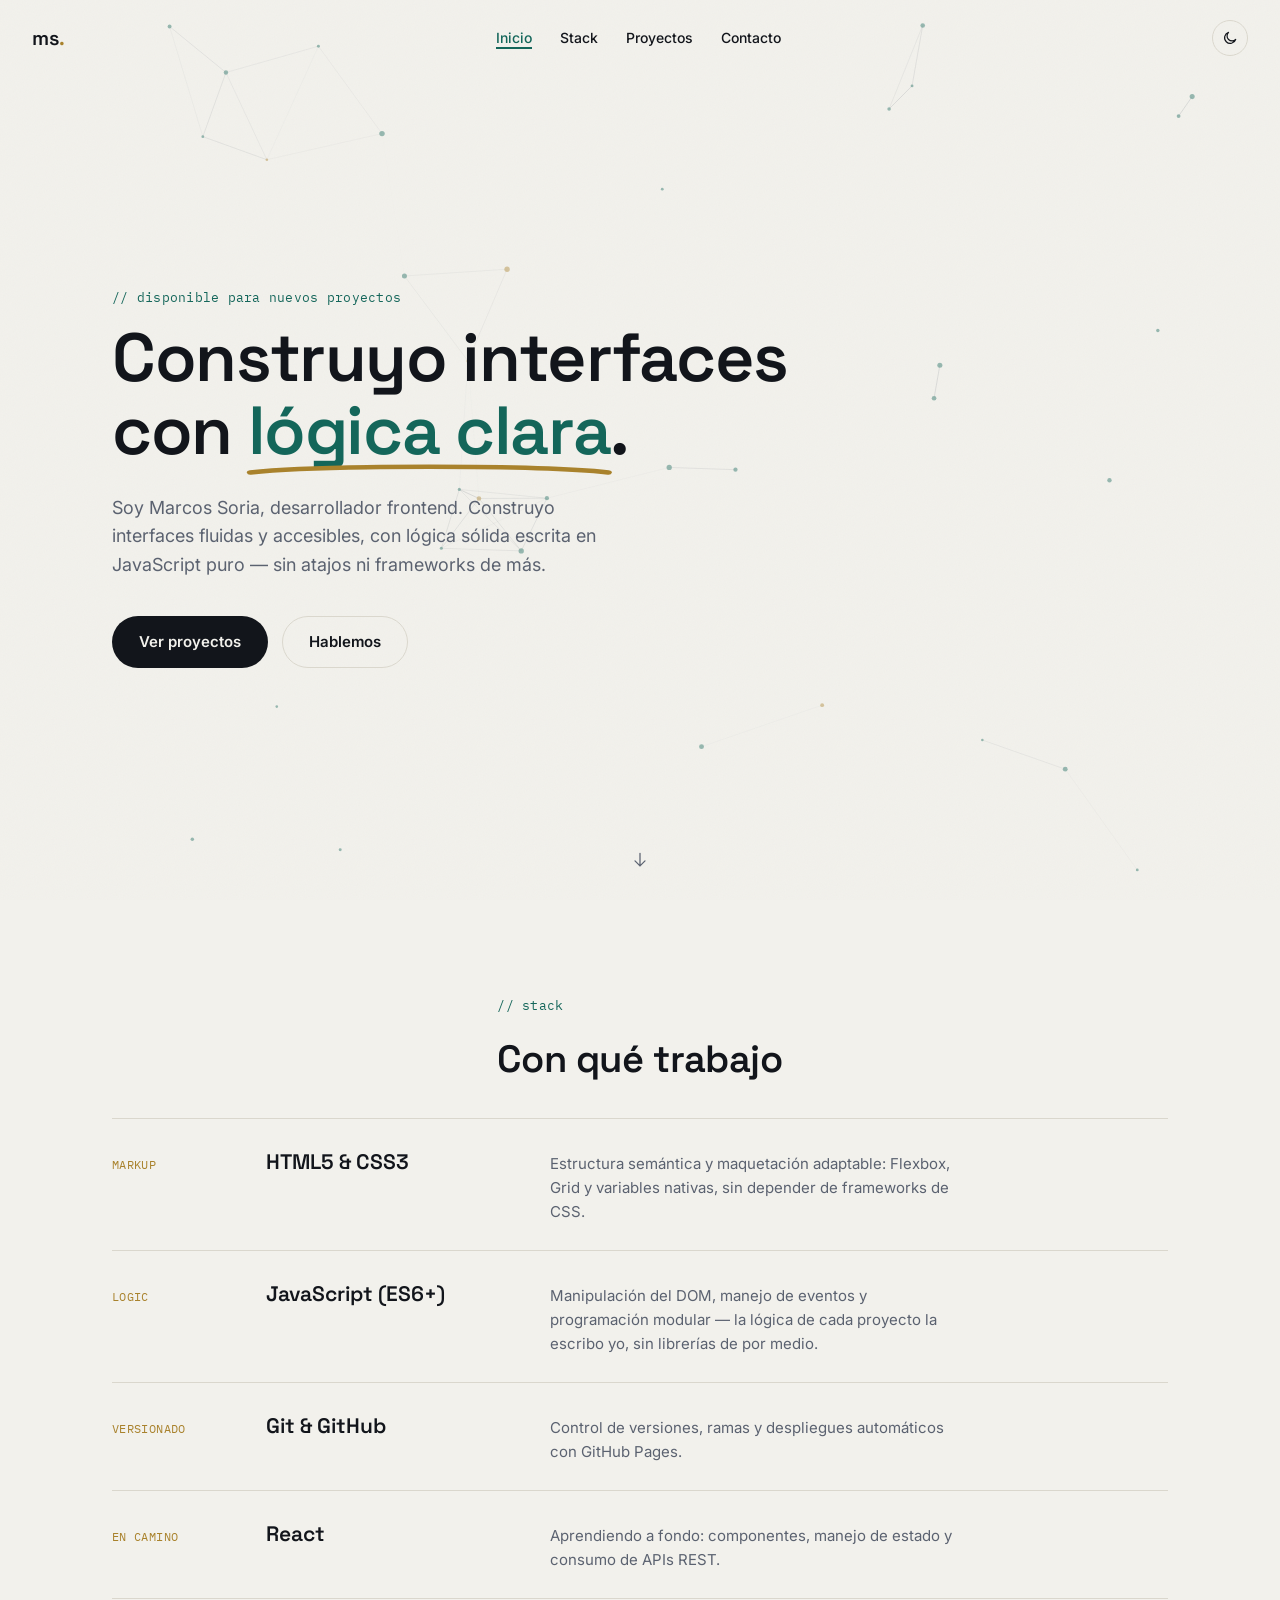
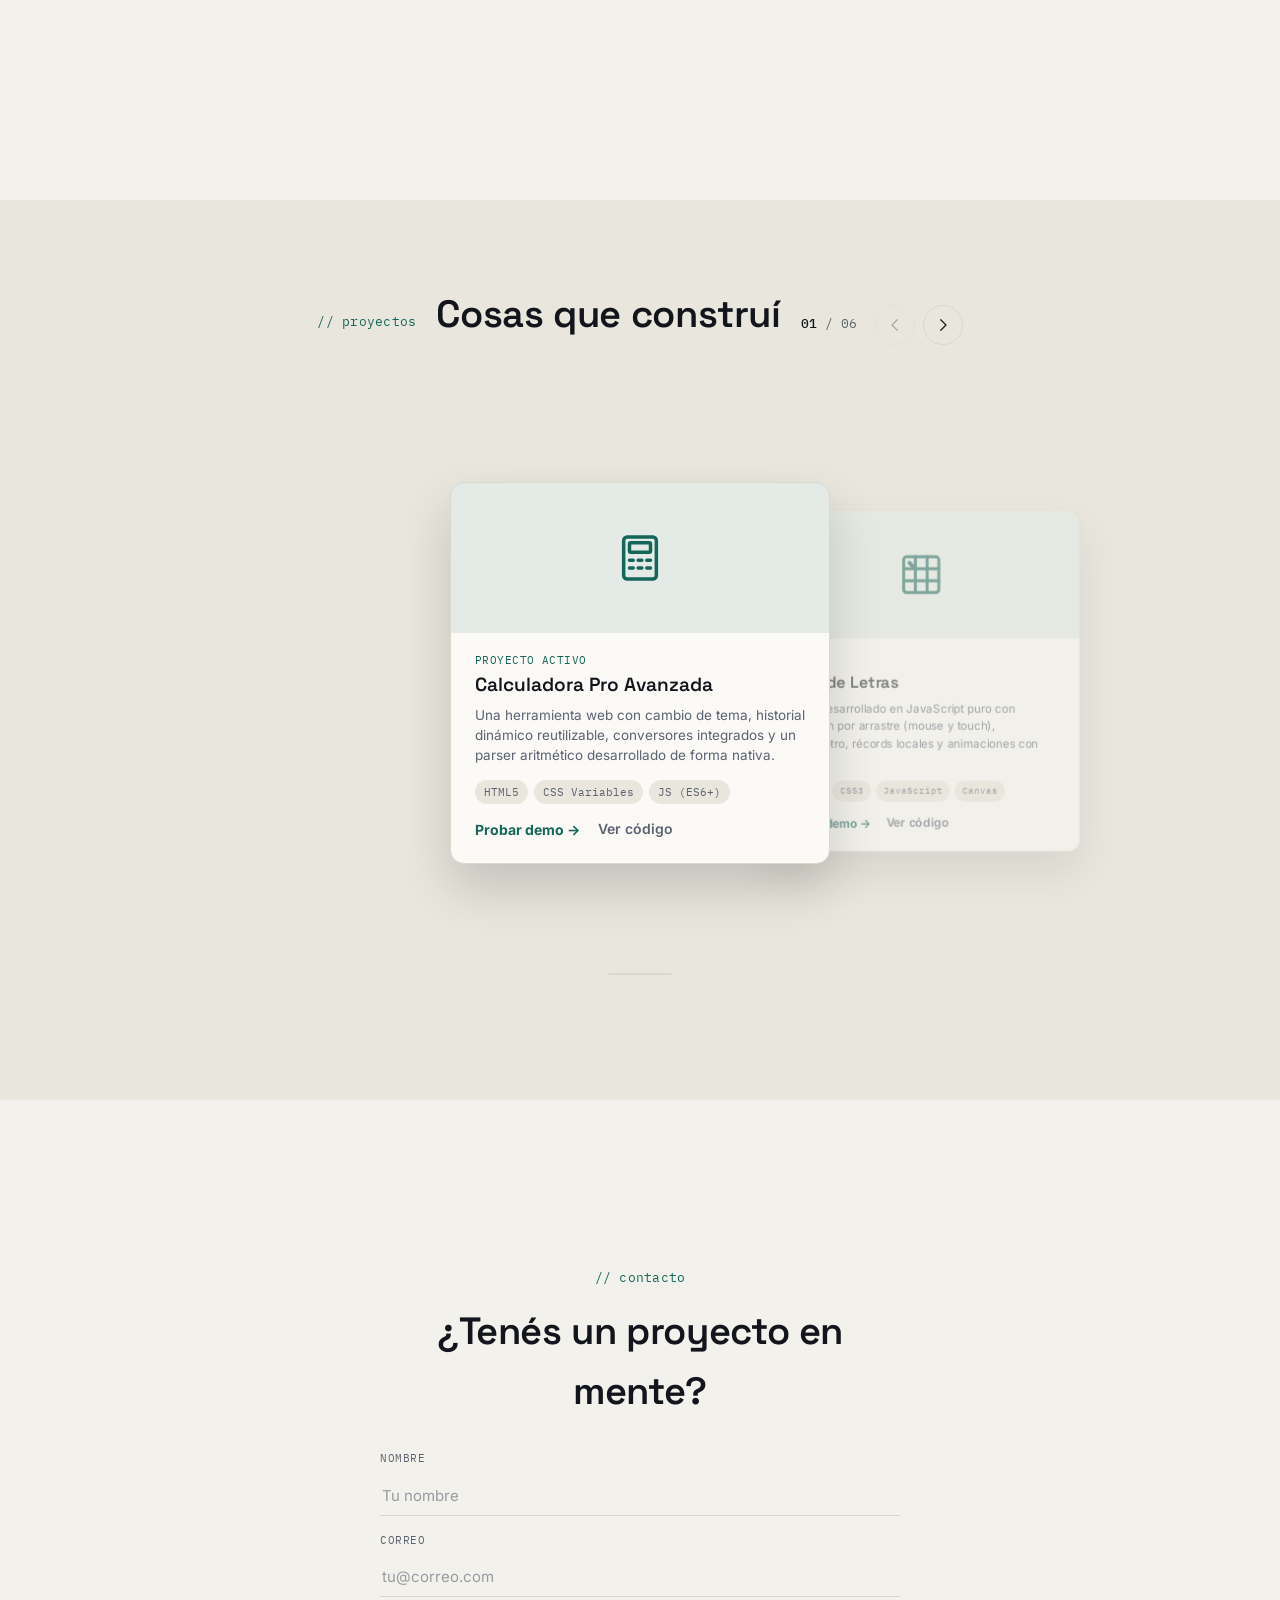
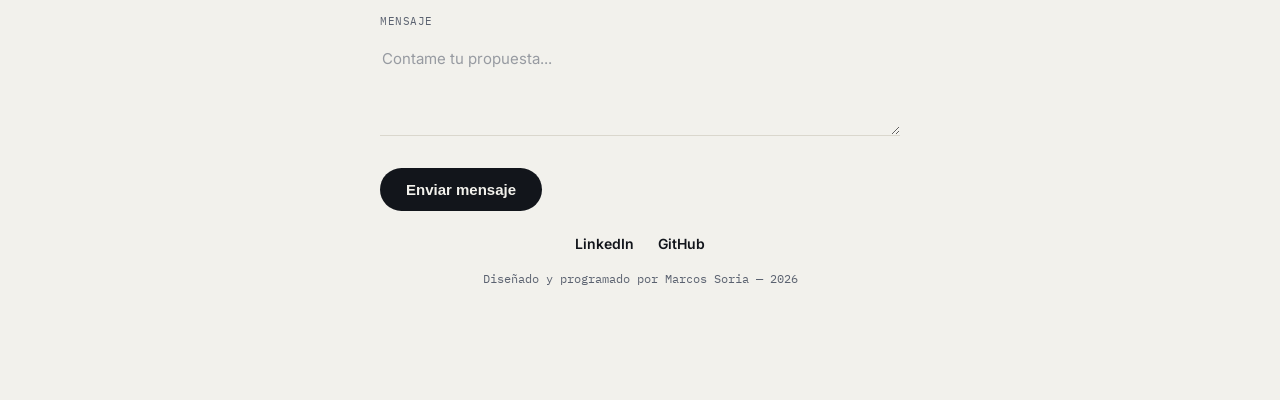
<file: docs/index.html>
<!doctype html>
<html lang="es">
  <head>
    <meta charset="UTF-8" />
    <meta name="viewport" content="width=device-width, initial-scale=1.0" />
    <title>Marcos Soria — Desarrollador Frontend</title>
    <meta
      name="description"
      content="Marcos Soria, desarrollador frontend. Interfaces fluidas y accesibles, con lógica sólida en JavaScript puro."
    />
    <meta name="theme-color" content="#10131a" />
    <link rel="icon" type="image/svg+xml" href="favicon.svg" />
    <link rel="icon" type="image/png" sizes="32x32" href="favicon-32.png" />
    <link rel="apple-touch-icon" href="apple-touch-icon.png" />

    <!-- Open Graph (Facebook, LinkedIn, WhatsApp, iMessage, etc.) -->
    <meta property="og:type" content="website" />
    <meta property="og:url" content="https://marcossoria86.github.io/portfolio-developer/" />
    <meta property="og:title" content="Marcos Soria — Desarrollador Frontend" />
    <meta
      property="og:description"
      content="Interfaces fluidas y accesibles, con lógica sólida en JavaScript puro."
    />
    <meta
      property="og:image"
      content="https://marcossoria86.github.io/portfolio-developer/og-image.png"
    />
    <meta property="og:image:width" content="1200" />
    <meta property="og:image:height" content="630" />
    <meta property="og:locale" content="es_AR" />

    <!-- Twitter / X card -->
    <meta name="twitter:card" content="summary_large_image" />
    <meta name="twitter:title" content="Marcos Soria — Desarrollador Frontend" />
    <meta
      name="twitter:description"
      content="Interfaces fluidas y accesibles, con lógica sólida en JavaScript puro."
    />
    <meta
      name="twitter:image"
      content="https://marcossoria86.github.io/portfolio-developer/og-image.png"
    />
    <link rel="canonical" href="https://marcossoria86.github.io/portfolio-developer/" />

    <link rel="preconnect" href="https://fonts.googleapis.com" />
    <link rel="preconnect" href="https://fonts.gstatic.com" crossorigin />
    <link
      href="https://fonts.googleapis.com/css2?family=Space+Grotesk:wght@400;500;600;700&family=Inter:wght@400;500;600&family=IBM+Plex+Mono:wght@400;500&display=swap"
      rel="stylesheet"
    />
    <link rel="stylesheet" href="portfolio.css?v=12" />
  </head>
  <body>
    <script>
      if (localStorage.getItem("mp_modo_oscuro") === "1") {
        document.documentElement.dataset.modo = "oscuro";
      }
    </script>

    <!-- ======= NAV ======= -->
    <nav class="navbar" id="navbar">
      <a href="#inicio" class="wordmark">ms<span class="punto">.</span></a>
      <ul class="nav-links">
        <li><a href="#inicio" data-link>Inicio</a></li>
        <li><a href="#skills" data-link>Stack</a></li>
        <li><a href="#projects" data-link>Proyectos</a></li>
        <li><a href="#contact" data-link>Contacto</a></li>
      </ul>
      <button id="btn-oscuro" class="btn-tema" title="Modo oscuro" aria-label="Cambiar tema"></button>
    </nav>

    <!-- ======= HERO ======= -->
    <header class="hero" id="inicio">
      <canvas id="lienzo-grafo" class="hero-canvas" aria-hidden="true"></canvas>
      <div class="hero-inner">
        <p class="eyebrow">// disponible para nuevos proyectos</p>
        <h1 class="hero-title">
          Construyo interfaces
          <br />
          con <span class="resaltado">lógica clara<svg class="subrayado" viewBox="0 0 300 20" preserveAspectRatio="none" aria-hidden="true"><path d="M2 14C60 4 240 4 298 14" /></svg></span>.
        </h1>
        <p class="hero-subtitle">
          Soy Marcos Soria, desarrollador frontend. Construyo interfaces
          fluidas y accesibles, con lógica sólida escrita en JavaScript
          puro — sin atajos ni frameworks de más.
        </p>
        <div class="hero-buttons">
          <a href="#projects" class="btn btn-primary" data-magnetic>Ver proyectos</a>
          <a href="#contact" class="btn btn-ghost" data-magnetic>Hablemos</a>
        </div>
      </div>
      <a href="#skills" class="scroll-cue" aria-label="Bajar a la siguiente sección">
        <svg viewBox="0 0 24 24" fill="none" stroke="currentColor" stroke-width="1.5" stroke-linecap="round"><path d="M12 4v15M6 13l6 6 6-6" /></svg>
      </a>
    </header>

    <!-- ======= SKILLS ======= -->
    <section class="skills-section" id="skills">
      <div class="section-head">
        <p class="eyebrow">// stack</p>
        <h2 class="section-title">Con qué trabajo</h2>
      </div>
      <div class="skills-list">
        <div class="skill-row">
          <span class="skill-tag">MARKUP</span>
          <h3>HTML5 &amp; CSS3</h3>
          <p>
            Estructura semántica y maquetación adaptable: Flexbox, Grid y
            variables nativas, sin depender de frameworks de CSS.
          </p>
        </div>
        <div class="skill-row">
          <span class="skill-tag">LOGIC</span>
          <h3>JavaScript (ES6+)</h3>
          <p>
            Manipulación del DOM, manejo de eventos y programación modular
            — la lógica de cada proyecto la escribo yo, sin librerías de
            por medio.
          </p>
        </div>
        <div class="skill-row">
          <span class="skill-tag">VERSIONADO</span>
          <h3>Git &amp; GitHub</h3>
          <p>
            Control de versiones, ramas y despliegues automáticos con
            GitHub Pages.
          </p>
        </div>
        <div class="skill-row">
          <span class="skill-tag">EN CAMINO</span>
          <h3>React</h3>
          <p>
            Aprendiendo a fondo: componentes, manejo de estado y consumo
            de APIs REST.
          </p>
        </div>
      </div>
    </section>

    <!-- ======= PROJECTS (CARRUSEL) ======= -->
    <section class="projects-section" id="projects">
      <div class="section-head">
        <p class="eyebrow">// proyectos</p>
        <h2 class="section-title">Cosas que construí</h2>
        <div class="carousel-controles">
          <span class="carousel-contador"><span id="carousel-actual">01</span> / <span id="carousel-total">06</span></span>
          <div class="carousel-flechas">
            <button id="carousel-prev" class="carousel-flecha" aria-label="Proyecto anterior">
              <svg viewBox="0 0 24 24" fill="none" stroke="currentColor" stroke-width="1.6" stroke-linecap="round" stroke-linejoin="round"><path d="M15 5l-7 7 7 7" /></svg>
            </button>
            <button id="carousel-next" class="carousel-flecha" aria-label="Proyecto siguiente">
              <svg viewBox="0 0 24 24" fill="none" stroke="currentColor" stroke-width="1.6" stroke-linecap="round" stroke-linejoin="round"><path d="M9 5l7 7-7 7" /></svg>
            </button>
          </div>
        </div>
      </div>

      <div class="carousel-viewport">
        <div class="carousel-track" id="carousel-track">
          <!-- Proyecto 1 -->
          <article class="project-card">
            <div class="project-visual">
              <svg viewBox="0 0 24 24" fill="none" stroke="currentColor" stroke-width="1.5" stroke-linecap="round" stroke-linejoin="round"><rect x="5" y="3" width="14" height="18" rx="1.5" /><rect x="7.5" y="5.5" width="9" height="4" rx="0.5" /><path d="M7.5 13h1.6M11.2 13h1.6M14.9 13h1.6M7.5 16.3h1.6M11.2 16.3h1.6M14.9 16.3h1.6" /></svg>
            </div>
            <div class="project-info">
              <span class="project-tag">Proyecto activo</span>
              <h3>Calculadora Pro Avanzada</h3>
              <p class="project-description">
                Una herramienta web con cambio de tema, historial dinámico
                reutilizable, conversores integrados y un parser
                aritmético desarrollado de forma nativa.
              </p>
              <div class="project-tech">
                <span>HTML5</span><span>CSS Variables</span><span>JS (ES6+)</span>
              </div>
              <div class="project-links">
                <button id="open-calc-btn" class="btn-demo-link">Probar demo →</button>
                <a
                  href="https://github.com/Marcossoria86/portfolio-developer/tree/main/calculadora"
                  target="_blank"
                  class="link-code"
                  >Ver código</a
                >
              </div>
            </div>
          </article>

          <!-- Proyecto 2 -->
          <article class="project-card">
            <div class="project-visual">
              <svg viewBox="0 0 24 24" fill="none" stroke="currentColor" stroke-width="1.5" stroke-linecap="round" stroke-linejoin="round"><rect x="3" y="3" width="18" height="18" rx="1.5" /><path d="M3 9h18M3 15h18M9 3v18M15 3v18" /><path d="M6 6l3 3" stroke-width="2" /></svg>
            </div>
            <div class="project-info">
              <span class="project-tag">Nuevo</span>
              <h3>Sopa de Letras</h3>
              <p class="project-description">
                Juego desarrollado en JavaScript puro con selección por
                arrastre (mouse y touch), cronómetro, récords locales y
                animaciones con Canvas.
              </p>
              <div class="project-tech">
                <span>HTML5</span><span>CSS3</span><span>JavaScript</span><span>Canvas</span>
              </div>
              <div class="project-links">
                <button id="open-sopa-btn" class="btn-demo-link">Probar demo →</button>
                <a
                  href="https://github.com/Marcossoria86/portfolio-developer/tree/main/sopa-letras"
                  target="_blank"
                  class="link-code"
                  >Ver código</a
                >
              </div>
            </div>
          </article>

          <!-- Proyecto 3 (futuro) -->
          <article class="project-card project-card--futuro">
            <div class="project-visual">
              <svg viewBox="0 0 24 24" fill="none" stroke="currentColor" stroke-width="1.5" stroke-linecap="round" stroke-linejoin="round"><path d="M7 3h8l4 4v14a1 1 0 0 1-1 1H7a1 1 0 0 1-1-1V4a1 1 0 0 1 1-1z" /><path d="M9 12l2 2 4-4" /></svg>
            </div>
            <div class="project-info">
              <span class="project-tag project-tag--futuro">Próximamente</span>
              <h3>Gestor de Tareas Inteligente</h3>
              <p class="project-description">
                Aplicación de productividad enfocada en priorizar
                actividades mediante algoritmos de tiempo.
              </p>
              <div class="project-tech">
                <span>JavaScript</span><span>IndexedDB</span>
              </div>
            </div>
          </article>

          <!-- Proyecto 4 (futuro) -->
          <article class="project-card project-card--futuro">
            <div class="project-visual">
              <svg viewBox="0 0 24 24" fill="none" stroke="currentColor" stroke-width="1.5" stroke-linecap="round" stroke-linejoin="round"><circle cx="12" cy="13" r="4.5" /><path d="M9 3h6M12 3v3" /><path d="M6.5 8.5L5 7" /></svg>
            </div>
            <div class="project-info">
              <span class="project-tag project-tag--futuro">En planificación</span>
              <h3>App del Clima Austral</h3>
              <p class="project-description">
                Aplicación meteorológica que consumirá APIs globales en
                tiempo real, con geolocalización automatizada y alertas
                dinámicas.
              </p>
              <div class="project-tech">
                <span>React</span><span>API REST</span><span>Tailwind</span>
              </div>
            </div>
          </article>

          <!-- Proyecto 5 (futuro) -->
          <article class="project-card project-card--futuro">
            <div class="project-visual">
              <svg viewBox="0 0 24 24" fill="none" stroke="currentColor" stroke-width="1.5" stroke-linecap="round" stroke-linejoin="round"><path d="M4 19V9M9 19V5M14 19v-7M19 19V11" /><path d="M4 19h15" /></svg>
            </div>
            <div class="project-info">
              <span class="project-tag project-tag--futuro">Idea futura</span>
              <h3>Simulador de Ahorro Pro</h3>
              <p class="project-description">
                Calculadora de interés compuesto y presupuestos mensuales
                con proyecciones visuales para analizar el crecimiento
                del capital.
              </p>
              <div class="project-tech">
                <span>JavaScript</span><span>DOM Avanzado</span><span>CSS Grid</span>
              </div>
            </div>
          </article>

          <!-- Proyecto 6 (futuro) -->
          <article class="project-card project-card--futuro">
            <div class="project-visual">
              <svg viewBox="0 0 24 24" fill="none" stroke="currentColor" stroke-width="1.5" stroke-linecap="round" stroke-linejoin="round"><circle cx="12" cy="12" r="8.5" /><path d="M12 7.5V12l3 2" /></svg>
            </div>
            <div class="project-info">
              <span class="project-tag project-tag--futuro">Idea futura</span>
              <h3>Temporizador Pomodoro</h3>
              <p class="project-description">
                Herramienta de enfoque con ciclos configurables de
                trabajo y descanso, notificaciones sonoras y
                personalización de interfaz.
              </p>
              <div class="project-tech">
                <span>HTML5 Audio</span><span>Event Loops</span><span>CSS Themes</span>
              </div>
            </div>
          </article>
        </div>
      </div>
      <div class="carousel-progreso"><div id="carousel-progreso-barra"></div></div>
    </section>

    <!-- ======= CONTACT ======= -->
    <footer class="contact-section" id="contact">
      <div class="contact-container">
        <p class="eyebrow">// contacto</p>
        <h2 class="section-title">¿Tenés un proyecto en mente?</h2>
        <form
          action="https://formsubmit.co/molotoria@gmail.com"
          method="POST"
          id="portfolio-form"
          class="contact-form"
        >
          <input type="hidden" name="_captcha" value="false" />
          <div class="form-group">
            <label for="f-name">Nombre</label>
            <input type="text" id="f-name" name="name" placeholder="Tu nombre" required />
          </div>
          <div class="form-group">
            <label for="f-email">Correo</label>
            <input type="email" id="f-email" name="email" placeholder="tu@correo.com" required />
          </div>
          <div class="form-group">
            <label for="f-message">Mensaje</label>
            <textarea
              id="f-message"
              name="message"
              rows="4"
              placeholder="Contame tu propuesta..."
              required
            ></textarea>
          </div>
          <button type="submit" class="btn btn-primary btn-submit">Enviar mensaje</button>
        </form>

        <div class="social-links">
          <a href="https://www.linkedin.com/in/marcos-soria-74069b118/" target="_blank">LinkedIn</a>
          <a href="https://github.com/Marcossoria86" target="_blank">GitHub</a>
        </div>
        <p class="footer-credits">Diseñado y programado por Marcos Soria — 2026</p>
      </div>
    </footer>

    <!-- ======= MODALES ======= -->
    <div id="calc-modal" class="modal-overlay">
      <div class="modal-content">
        <div class="modal-header">
          <h3>Calculadora Pro</h3>
          <button id="close-calc-btn" class="modal-close" aria-label="Cerrar">&times;</button>
        </div>
        <div class="modal-body">
          <iframe src="calculadora/index.html" class="modal-iframe"></iframe>
        </div>
      </div>
    </div>

    <div id="sopa-modal" class="modal-overlay">
      <div class="modal-content modal-large">
        <div class="modal-header">
          <h3 id="sopa-modal-titulo">Sopa de Letras</h3>
          <div id="sopa-modal-estado" class="sopa-modal-estado">
            <h2 id="sopa-modal-categoria"></h2>
            <div class="sopa-modal-centro">
              <span id="sopa-modal-tiempo" class="sopa-modal-cronometro">00:00</span>
              <span id="sopa-modal-progreso" class="sopa-modal-contador">0/0</span>
            </div>
            <div id="sopa-modal-anchor-flotante" class="anchor-flotante"></div>
          </div>
          <button id="close-sopa-btn" class="modal-close" aria-label="Cerrar">&times;</button>
        </div>
        <div class="modal-body">
          <iframe src="sopa-letras/index.html" class="modal-iframe"></iframe>
        </div>
      </div>
    </div>

    <script src="portfolio.js?v=15"></script>
  </body>
</html>
</file>
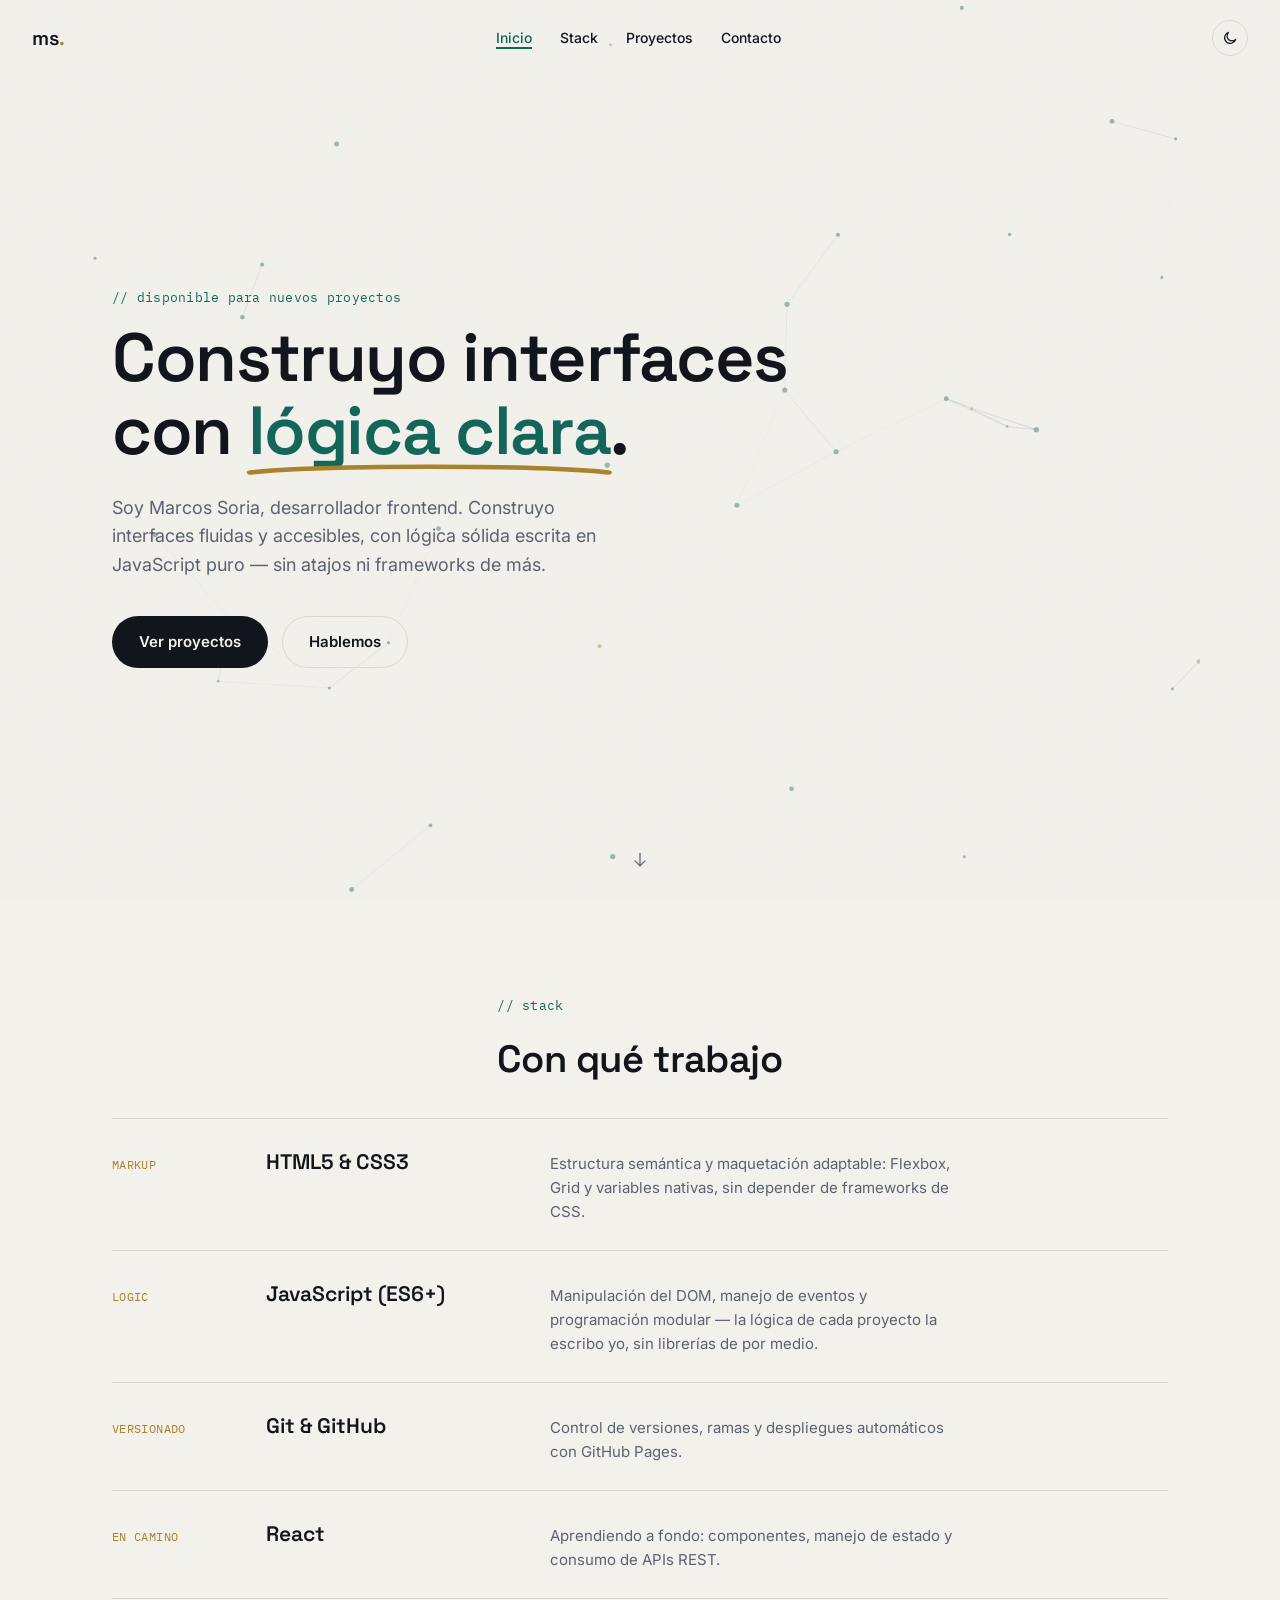
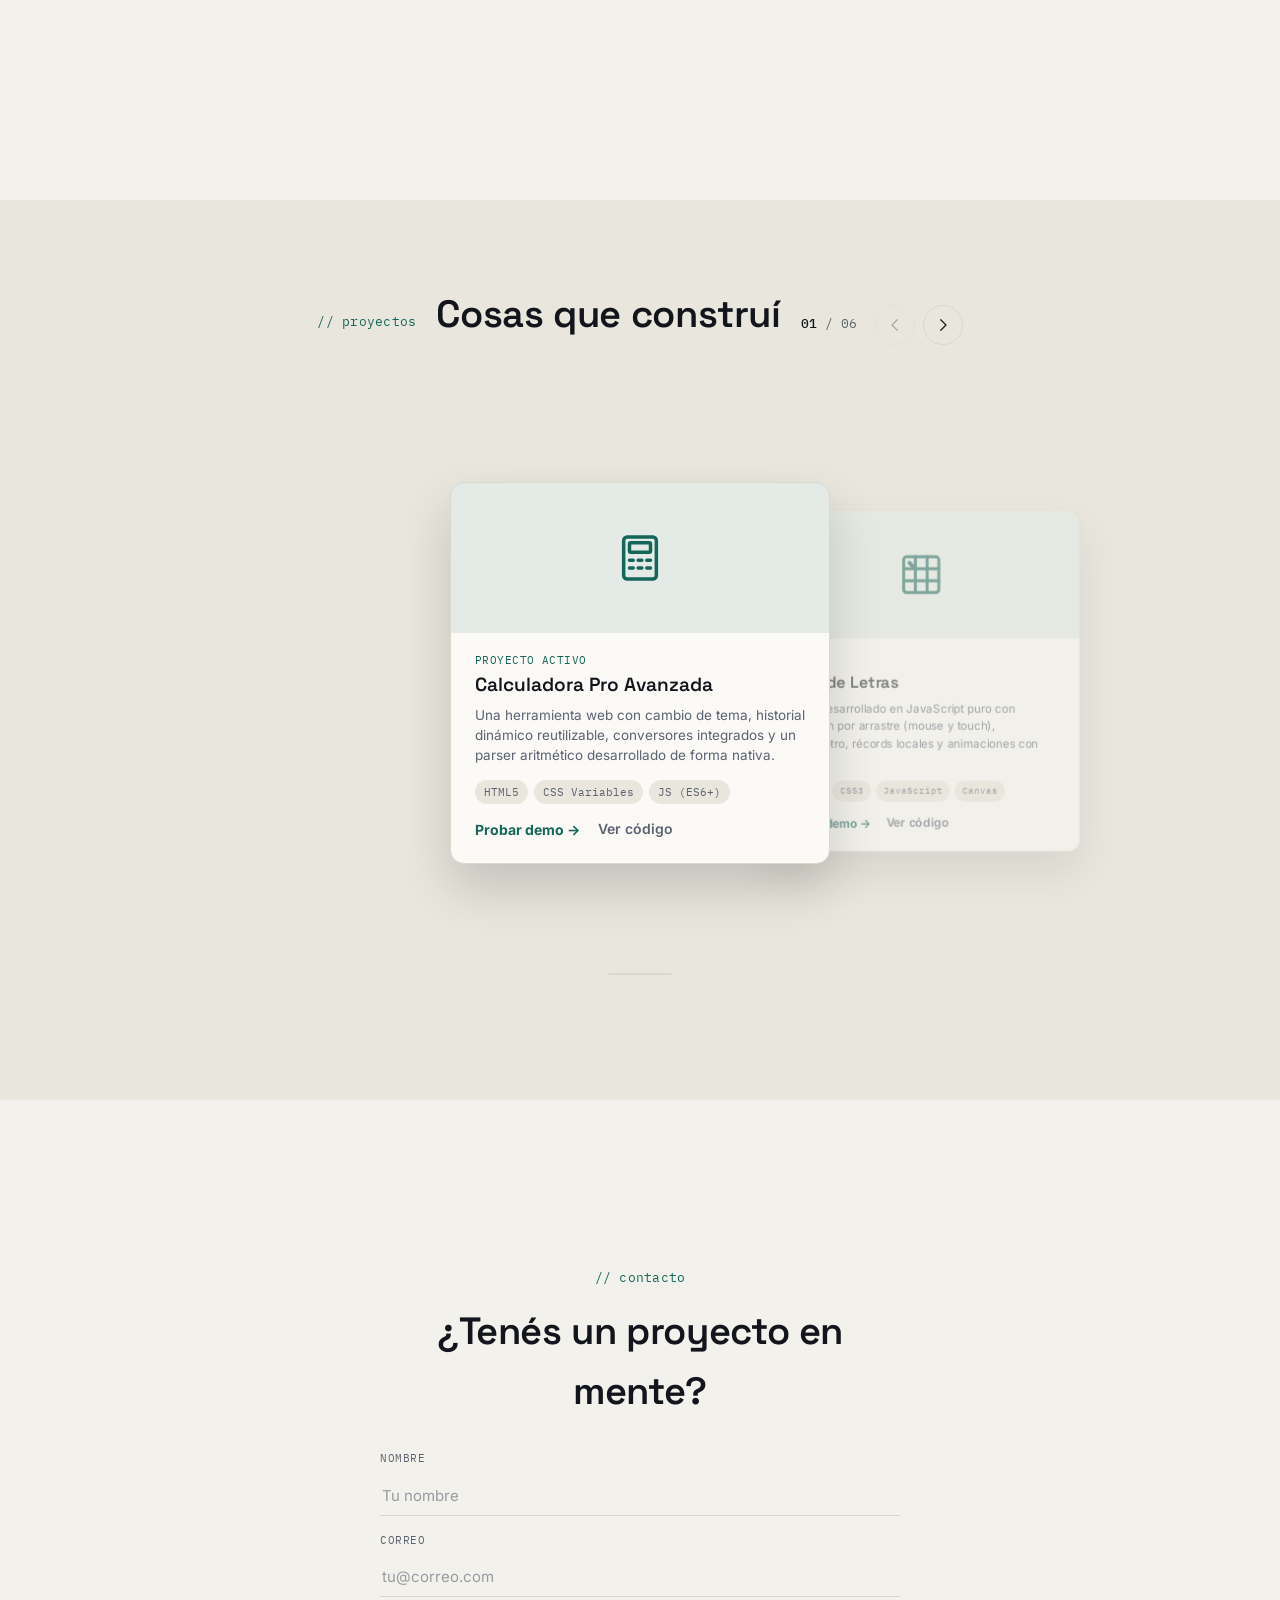
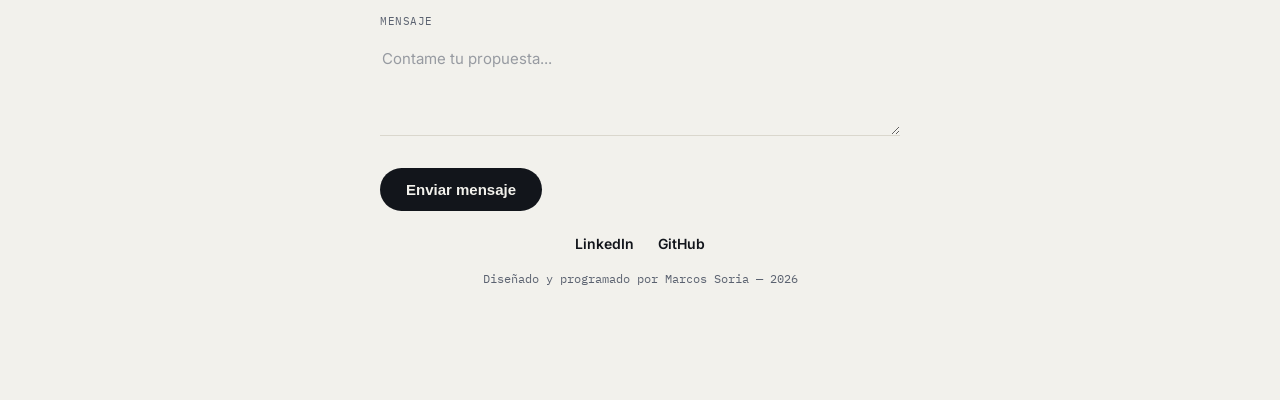
<file: mi-portfolio/index.html>
<!doctype html>
<html lang="es">
  <head>
    <meta charset="UTF-8" />
    <meta name="viewport" content="width=device-width, initial-scale=1.0" />
    <title>Marcos Soria — Desarrollador Frontend</title>
    <meta
      name="description"
      content="Marcos Soria, desarrollador frontend. Interfaces fluidas y accesibles, con lógica sólida en JavaScript puro."
    />
    <meta name="theme-color" content="#10131a" />
    <link rel="icon" type="image/svg+xml" href="favicon.svg" />

    <!-- Open Graph (Facebook, LinkedIn, WhatsApp, iMessage, etc.) -->
    <meta property="og:type" content="website" />
    <meta property="og:url" content="https://marcossoria86.github.io/portfolio-developer/" />
    <meta property="og:title" content="Marcos Soria — Desarrollador Frontend" />
    <meta
      property="og:description"
      content="Interfaces fluidas y accesibles, con lógica sólida en JavaScript puro."
    />
    <meta
      property="og:image"
      content="https://marcossoria86.github.io/portfolio-developer/og-image.png"
    />
    <meta property="og:image:width" content="1200" />
    <meta property="og:image:height" content="630" />
    <meta property="og:locale" content="es_AR" />

    <!-- Twitter / X card -->
    <meta name="twitter:card" content="summary_large_image" />
    <meta name="twitter:title" content="Marcos Soria — Desarrollador Frontend" />
    <meta
      name="twitter:description"
      content="Interfaces fluidas y accesibles, con lógica sólida en JavaScript puro."
    />
    <meta
      name="twitter:image"
      content="https://marcossoria86.github.io/portfolio-developer/og-image.png"
    />
    <link rel="canonical" href="https://marcossoria86.github.io/portfolio-developer/" />

    <link rel="preconnect" href="https://fonts.googleapis.com" />
    <link rel="preconnect" href="https://fonts.gstatic.com" crossorigin />
    <link
      href="https://fonts.googleapis.com/css2?family=Space+Grotesk:wght@400;500;600;700&family=Inter:wght@400;500;600&family=IBM+Plex+Mono:wght@400;500&display=swap"
      rel="stylesheet"
    />
    <link rel="stylesheet" href="portfolio.css?v=12" />
  </head>
  <body>
    <script>
      if (localStorage.getItem("mp_modo_oscuro") === "1") {
        document.documentElement.dataset.modo = "oscuro";
      }
    </script>

    <!-- ======= NAV ======= -->
    <nav class="navbar" id="navbar">
      <a href="#inicio" class="wordmark">ms<span class="punto">.</span></a>
      <ul class="nav-links">
        <li><a href="#inicio" data-link>Inicio</a></li>
        <li><a href="#skills" data-link>Stack</a></li>
        <li><a href="#projects" data-link>Proyectos</a></li>
        <li><a href="#contact" data-link>Contacto</a></li>
      </ul>
      <button id="btn-oscuro" class="btn-tema" title="Modo oscuro" aria-label="Cambiar tema"></button>
    </nav>

    <!-- ======= HERO ======= -->
    <header class="hero" id="inicio">
      <canvas id="lienzo-grafo" class="hero-canvas" aria-hidden="true"></canvas>
      <div class="hero-inner">
        <p class="eyebrow">// disponible para nuevos proyectos</p>
        <h1 class="hero-title">
          Construyo interfaces
          <br />
          con <span class="resaltado">lógica clara<svg class="subrayado" viewBox="0 0 300 20" preserveAspectRatio="none" aria-hidden="true"><path d="M2 14C60 4 240 4 298 14" /></svg></span>.
        </h1>
        <p class="hero-subtitle">
          Soy Marcos Soria, desarrollador frontend. Construyo interfaces
          fluidas y accesibles, con lógica sólida escrita en JavaScript
          puro — sin atajos ni frameworks de más.
        </p>
        <div class="hero-buttons">
          <a href="#projects" class="btn btn-primary" data-magnetic>Ver proyectos</a>
          <a href="#contact" class="btn btn-ghost" data-magnetic>Hablemos</a>
        </div>
      </div>
      <a href="#skills" class="scroll-cue" aria-label="Bajar a la siguiente sección">
        <svg viewBox="0 0 24 24" fill="none" stroke="currentColor" stroke-width="1.5" stroke-linecap="round"><path d="M12 4v15M6 13l6 6 6-6" /></svg>
      </a>
    </header>

    <!-- ======= SKILLS ======= -->
    <section class="skills-section" id="skills">
      <div class="section-head">
        <p class="eyebrow">// stack</p>
        <h2 class="section-title">Con qué trabajo</h2>
      </div>
      <div class="skills-list">
        <div class="skill-row">
          <span class="skill-tag">MARKUP</span>
          <h3>HTML5 &amp; CSS3</h3>
          <p>
            Estructura semántica y maquetación adaptable: Flexbox, Grid y
            variables nativas, sin depender de frameworks de CSS.
          </p>
        </div>
        <div class="skill-row">
          <span class="skill-tag">LOGIC</span>
          <h3>JavaScript (ES6+)</h3>
          <p>
            Manipulación del DOM, manejo de eventos y programación modular
            — la lógica de cada proyecto la escribo yo, sin librerías de
            por medio.
          </p>
        </div>
        <div class="skill-row">
          <span class="skill-tag">VERSIONADO</span>
          <h3>Git &amp; GitHub</h3>
          <p>
            Control de versiones, ramas y despliegues automáticos con
            GitHub Pages.
          </p>
        </div>
        <div class="skill-row">
          <span class="skill-tag">EN CAMINO</span>
          <h3>React</h3>
          <p>
            Aprendiendo a fondo: componentes, manejo de estado y consumo
            de APIs REST.
          </p>
        </div>
      </div>
    </section>

    <!-- ======= PROJECTS (CARRUSEL) ======= -->
    <section class="projects-section" id="projects">
      <div class="section-head">
        <p class="eyebrow">// proyectos</p>
        <h2 class="section-title">Cosas que construí</h2>
        <div class="carousel-controles">
          <span class="carousel-contador"><span id="carousel-actual">01</span> / <span id="carousel-total">06</span></span>
          <div class="carousel-flechas">
            <button id="carousel-prev" class="carousel-flecha" aria-label="Proyecto anterior">
              <svg viewBox="0 0 24 24" fill="none" stroke="currentColor" stroke-width="1.6" stroke-linecap="round" stroke-linejoin="round"><path d="M15 5l-7 7 7 7" /></svg>
            </button>
            <button id="carousel-next" class="carousel-flecha" aria-label="Proyecto siguiente">
              <svg viewBox="0 0 24 24" fill="none" stroke="currentColor" stroke-width="1.6" stroke-linecap="round" stroke-linejoin="round"><path d="M9 5l7 7-7 7" /></svg>
            </button>
          </div>
        </div>
      </div>

      <div class="carousel-viewport">
        <div class="carousel-track" id="carousel-track">
          <!-- Proyecto 1 -->
          <article class="project-card">
            <div class="project-visual">
              <svg viewBox="0 0 24 24" fill="none" stroke="currentColor" stroke-width="1.5" stroke-linecap="round" stroke-linejoin="round"><rect x="5" y="3" width="14" height="18" rx="1.5" /><rect x="7.5" y="5.5" width="9" height="4" rx="0.5" /><path d="M7.5 13h1.6M11.2 13h1.6M14.9 13h1.6M7.5 16.3h1.6M11.2 16.3h1.6M14.9 16.3h1.6" /></svg>
            </div>
            <div class="project-info">
              <span class="project-tag">Proyecto activo</span>
              <h3>Calculadora Pro Avanzada</h3>
              <p class="project-description">
                Una herramienta web con cambio de tema, historial dinámico
                reutilizable, conversores integrados y un parser
                aritmético desarrollado de forma nativa.
              </p>
              <div class="project-tech">
                <span>HTML5</span><span>CSS Variables</span><span>JS (ES6+)</span>
              </div>
              <div class="project-links">
                <button id="open-calc-btn" class="btn-demo-link">Probar demo →</button>
                <a
                  href="https://github.com/Marcossoria86/portfolio-developer/tree/main/calculadora"
                  target="_blank"
                  class="link-code"
                  >Ver código</a
                >
              </div>
            </div>
          </article>

          <!-- Proyecto 2 -->
          <article class="project-card">
            <div class="project-visual">
              <svg viewBox="0 0 24 24" fill="none" stroke="currentColor" stroke-width="1.5" stroke-linecap="round" stroke-linejoin="round"><rect x="3" y="3" width="18" height="18" rx="1.5" /><path d="M3 9h18M3 15h18M9 3v18M15 3v18" /><path d="M6 6l3 3" stroke-width="2" /></svg>
            </div>
            <div class="project-info">
              <span class="project-tag">Nuevo</span>
              <h3>Sopa de Letras</h3>
              <p class="project-description">
                Juego desarrollado en JavaScript puro con selección por
                arrastre (mouse y touch), cronómetro, récords locales y
                animaciones con Canvas.
              </p>
              <div class="project-tech">
                <span>HTML5</span><span>CSS3</span><span>JavaScript</span><span>Canvas</span>
              </div>
              <div class="project-links">
                <button id="open-sopa-btn" class="btn-demo-link">Probar demo →</button>
                <a
                  href="https://github.com/Marcossoria86/portfolio-developer/tree/main/sopa-letras"
                  target="_blank"
                  class="link-code"
                  >Ver código</a
                >
              </div>
            </div>
          </article>

          <!-- Proyecto 3 (futuro) -->
          <article class="project-card project-card--futuro">
            <div class="project-visual">
              <svg viewBox="0 0 24 24" fill="none" stroke="currentColor" stroke-width="1.5" stroke-linecap="round" stroke-linejoin="round"><path d="M7 3h8l4 4v14a1 1 0 0 1-1 1H7a1 1 0 0 1-1-1V4a1 1 0 0 1 1-1z" /><path d="M9 12l2 2 4-4" /></svg>
            </div>
            <div class="project-info">
              <span class="project-tag project-tag--futuro">Próximamente</span>
              <h3>Gestor de Tareas Inteligente</h3>
              <p class="project-description">
                Aplicación de productividad enfocada en priorizar
                actividades mediante algoritmos de tiempo.
              </p>
              <div class="project-tech">
                <span>JavaScript</span><span>IndexedDB</span>
              </div>
            </div>
          </article>

          <!-- Proyecto 4 (futuro) -->
          <article class="project-card project-card--futuro">
            <div class="project-visual">
              <svg viewBox="0 0 24 24" fill="none" stroke="currentColor" stroke-width="1.5" stroke-linecap="round" stroke-linejoin="round"><circle cx="12" cy="13" r="4.5" /><path d="M9 3h6M12 3v3" /><path d="M6.5 8.5L5 7" /></svg>
            </div>
            <div class="project-info">
              <span class="project-tag project-tag--futuro">En planificación</span>
              <h3>App del Clima Austral</h3>
              <p class="project-description">
                Aplicación meteorológica que consumirá APIs globales en
                tiempo real, con geolocalización automatizada y alertas
                dinámicas.
              </p>
              <div class="project-tech">
                <span>React</span><span>API REST</span><span>Tailwind</span>
              </div>
            </div>
          </article>

          <!-- Proyecto 5 (futuro) -->
          <article class="project-card project-card--futuro">
            <div class="project-visual">
              <svg viewBox="0 0 24 24" fill="none" stroke="currentColor" stroke-width="1.5" stroke-linecap="round" stroke-linejoin="round"><path d="M4 19V9M9 19V5M14 19v-7M19 19V11" /><path d="M4 19h15" /></svg>
            </div>
            <div class="project-info">
              <span class="project-tag project-tag--futuro">Idea futura</span>
              <h3>Simulador de Ahorro Pro</h3>
              <p class="project-description">
                Calculadora de interés compuesto y presupuestos mensuales
                con proyecciones visuales para analizar el crecimiento
                del capital.
              </p>
              <div class="project-tech">
                <span>JavaScript</span><span>DOM Avanzado</span><span>CSS Grid</span>
              </div>
            </div>
          </article>

          <!-- Proyecto 6 (futuro) -->
          <article class="project-card project-card--futuro">
            <div class="project-visual">
              <svg viewBox="0 0 24 24" fill="none" stroke="currentColor" stroke-width="1.5" stroke-linecap="round" stroke-linejoin="round"><circle cx="12" cy="12" r="8.5" /><path d="M12 7.5V12l3 2" /></svg>
            </div>
            <div class="project-info">
              <span class="project-tag project-tag--futuro">Idea futura</span>
              <h3>Temporizador Pomodoro</h3>
              <p class="project-description">
                Herramienta de enfoque con ciclos configurables de
                trabajo y descanso, notificaciones sonoras y
                personalización de interfaz.
              </p>
              <div class="project-tech">
                <span>HTML5 Audio</span><span>Event Loops</span><span>CSS Themes</span>
              </div>
            </div>
          </article>
        </div>
      </div>
      <div class="carousel-progreso"><div id="carousel-progreso-barra"></div></div>
    </section>

    <!-- ======= CONTACT ======= -->
    <footer class="contact-section" id="contact">
      <div class="contact-container">
        <p class="eyebrow">// contacto</p>
        <h2 class="section-title">¿Tenés un proyecto en mente?</h2>
        <form
          action="https://formsubmit.co/molotoria@gmail.com"
          method="POST"
          id="portfolio-form"
          class="contact-form"
        >
          <input type="hidden" name="_captcha" value="false" />
          <div class="form-group">
            <label for="f-name">Nombre</label>
            <input type="text" id="f-name" name="name" placeholder="Tu nombre" required />
          </div>
          <div class="form-group">
            <label for="f-email">Correo</label>
            <input type="email" id="f-email" name="email" placeholder="tu@correo.com" required />
          </div>
          <div class="form-group">
            <label for="f-message">Mensaje</label>
            <textarea
              id="f-message"
              name="message"
              rows="4"
              placeholder="Contame tu propuesta..."
              required
            ></textarea>
          </div>
          <button type="submit" class="btn btn-primary btn-submit">Enviar mensaje</button>
        </form>

        <div class="social-links">
          <a href="https://www.linkedin.com/in/marcos-soria-74069b118/" target="_blank">LinkedIn</a>
          <a href="https://github.com/Marcossoria86" target="_blank">GitHub</a>
        </div>
        <p class="footer-credits">Diseñado y programado por Marcos Soria — 2026</p>
      </div>
    </footer>

    <!-- ======= MODALES ======= -->
    <div id="calc-modal" class="modal-overlay">
      <div class="modal-content">
        <div class="modal-header">
          <h3>Calculadora Pro</h3>
          <button id="close-calc-btn" class="modal-close" aria-label="Cerrar">&times;</button>
        </div>
        <div class="modal-body">
          <iframe src="calculadora/index.html" class="modal-iframe"></iframe>
        </div>
      </div>
    </div>

    <div id="sopa-modal" class="modal-overlay">
      <div class="modal-content modal-large">
        <div class="modal-header">
          <h3 id="sopa-modal-titulo">Sopa de Letras</h3>
          <div id="sopa-modal-estado" class="sopa-modal-estado">
            <h2 id="sopa-modal-categoria"></h2>
            <div class="sopa-modal-centro">
              <span id="sopa-modal-tiempo" class="sopa-modal-cronometro">00:00</span>
              <span id="sopa-modal-progreso" class="sopa-modal-contador">0/0</span>
            </div>
            <div id="sopa-modal-anchor-flotante" class="anchor-flotante"></div>
          </div>
          <button id="close-sopa-btn" class="modal-close" aria-label="Cerrar">&times;</button>
        </div>
        <div class="modal-body">
          <iframe src="sopa-letras/index.html" class="modal-iframe"></iframe>
        </div>
      </div>
    </div>

    <script src="portfolio.js?v=15"></script>
  </body>
</html>
</file>
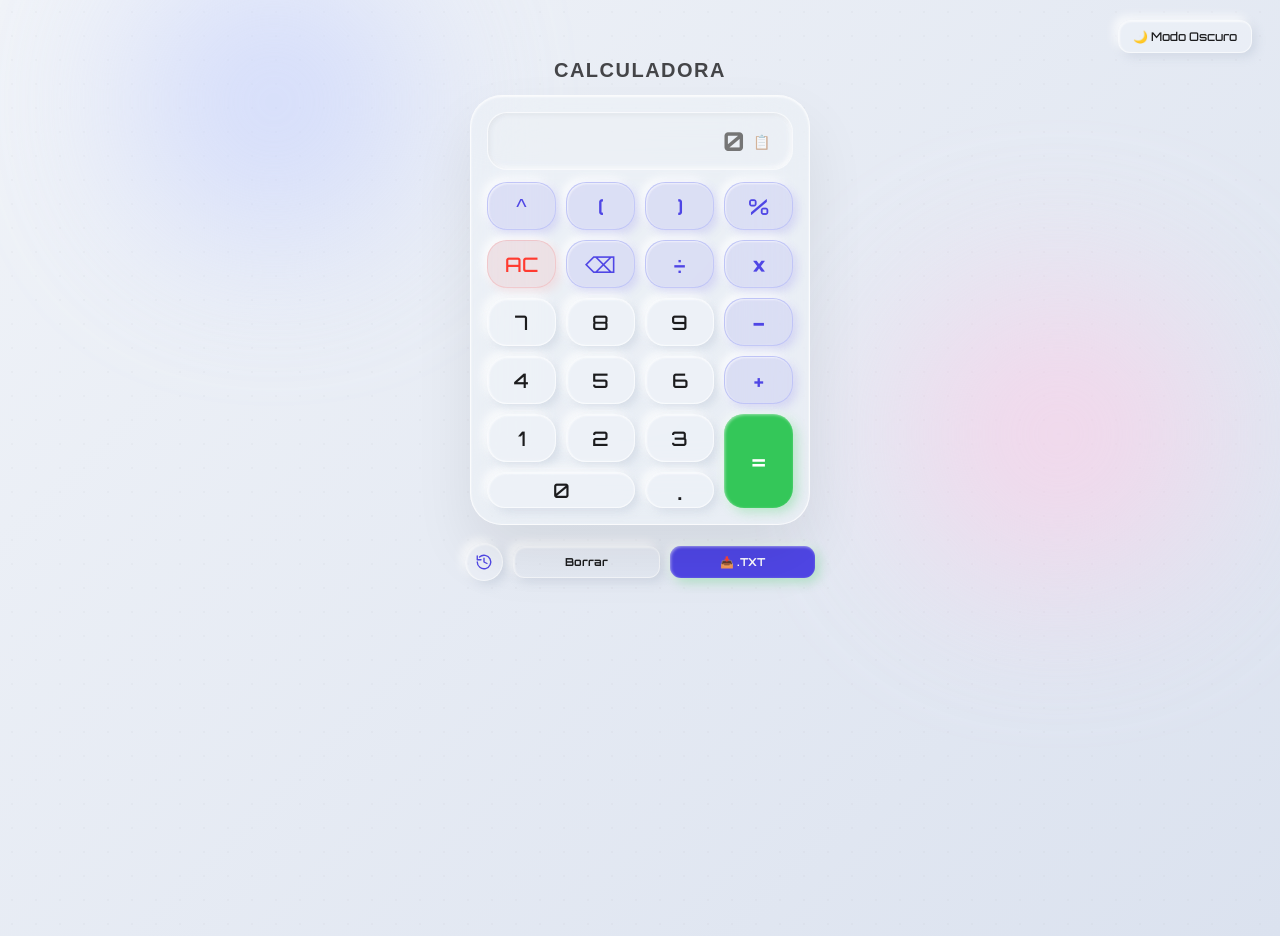
<file: docs/calculadora/index.html>
<!doctype html>
<html lang="es">
  <head>
    <meta charset="UTF-8" />
    <meta name="viewport" content="width=device-width, initial-scale=1.0" />
    <title>Calculadora iOS Style</title>
    <link rel="preconnect" href="https://fonts.googleapis.com" />
    <link rel="preconnect" href="https://fonts.gstatic.com" crossorigin />
    <link
      href="https://fonts.googleapis.com/css2?family=Orbitron:wght@500&display=swap"
      rel="stylesheet"
    />
    <link rel="stylesheet" href="estilos.css" />
  </head>
  <body>
    <!-- Capas de luces de fondo para lograr el efecto vidrio real de iOS -->
    <div class="blob-gradient blob-1"></div>
    <div class="blob-gradient blob-2"></div>

    <button id="theme-toggle" class="theme-btn">🌙 Modo Oscuro</button>

    <h1>Calculadora</h1>

    <div class="cuadricula">
      <div class="display-container">
        <input type="text" placeholder="0" id="display" readonly />
        <button id="copy-btn" title="Copiar resultado">📋</button>
      </div>
      <button id="pow">^</button>
      <button id="open-parenthesis">(</button>
      <button id="close-parenthesis">)</button>
      <button id="percent">%</button>

      <button id="clear">AC</button>
      <button id="backspace">⌫</button>
      <button id="divide">÷</button>
      <button id="multiply">×</button>

      <button id="seven">7</button>
      <button id="eight">8</button>
      <button id="nine">9</button>
      <button id="subtract">-</button>

      <button id="four">4</button>
      <button id="five">5</button>
      <button id="six">6</button>
      <button id="add">+</button>

      <button id="one">1</button>
      <button id="two">2</button>
      <button id="three">3</button>
      <button id="equals">=</button>

      <button id="zero">0</button>
      <button id="decimal">.</button>
    </div>

    <div class="fila-historial">
      <button id="btn-abrir-historial" class="btn-historial-icono" title="Ver historial" aria-label="Ver historial">
        <svg viewBox="0 0 24 24" fill="none" stroke="currentColor" stroke-width="1.8" stroke-linecap="round" stroke-linejoin="round"><path d="M3 12a9 9 0 1 0 3-6.7" /><path d="M3 4v5h5" /><path d="M12 7v5l4 2" /></svg>
      </button>
      <button id="clear-history" class="btn-historial-chico">Borrar</button>
      <button id="export-history" class="btn-historial-chico btn-historial-exportar">📥 .TXT</button>
    </div>
    <div id="overlay-historial" class="overlay-historial">
      <div class="panel-historial">
        <div class="panel-historial-header">
          <h2>Historial</h2>
          <button id="cerrar-historial" class="cerrar-historial" aria-label="Cerrar">&times;</button>
        </div>
        <ul id="history"></ul>
      </div>
    </div>

    <script src="script.js"></script>
  </body>
</html>
</file>
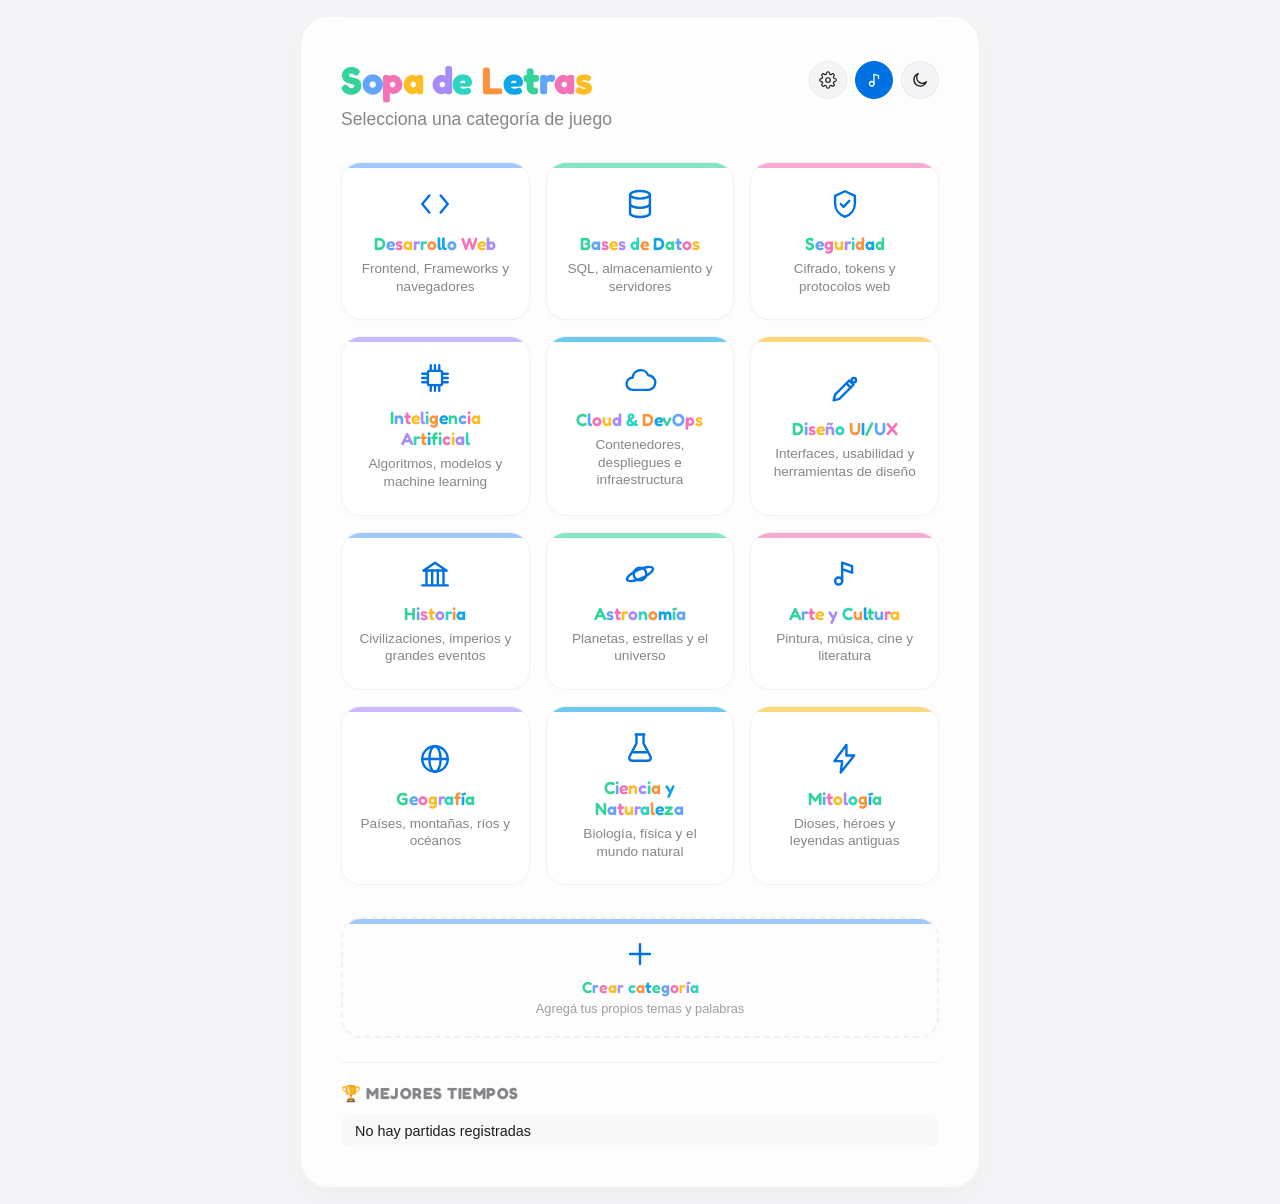
<file: docs/sopa-letras/index.html>
<!doctype html>
<html lang="es">
  <head>
    <meta charset="UTF-8" />
    <meta name="viewport" content="width=device-width, initial-scale=1.0, maximum-scale=1.0, user-scalable=no" />
    <title>Sopa de Letras</title>
    <link rel="preconnect" href="https://fonts.googleapis.com" />
    <link rel="preconnect" href="https://fonts.gstatic.com" crossorigin />
    <link
      href="https://fonts.googleapis.com/css2?family=Baloo+2:wght@600;700;800&family=Fredoka:wght@500;600;700&family=Righteous&display=swap"
      rel="stylesheet"
    />
    <link rel="stylesheet" href="style.css" />
  </head>
  <body>
    <script>
      // Aplicamos el modo oscuro ANTES de pintar la página, para que no haya
      // un parpadeo de claro->oscuro al cargar.
      if (localStorage.getItem("sopa_modo_oscuro") === "1") {
        document.documentElement.dataset.modo = "oscuro";
      }
    </script>
    <!-- El botón de modo oscuro y el de ajustes viven acá en el arranque;
         el script.js mueve la barra dentro del header de cada pantalla
         (inicio, juego o editor) para que nunca quede tapando nada. -->
    <div class="barra-flotante" id="barra-flotante">
      <button id="btn-ajustes" class="btn-flotante" title="Ajustes"></button>
      <button id="btn-musica" class="btn-flotante" title="Música"></button>
      <button id="btn-oscuro" class="btn-flotante" title="Modo oscuro"></button>
    </div>
    <div id="panel-ajustes" class="panel-ajustes">
      <button id="btn-fila-idioma" class="fila-icono" type="button" title="Idioma" data-tooltip="Idioma">
        <span class="icono-ajuste" id="icono-ajuste-idioma"></span>
      </button>
      <button id="btn-fila-tipografia" class="fila-icono" type="button" title="Tipografía" data-tooltip="Tipografía">
        <span class="icono-ajuste" id="icono-ajuste-tipografia"></span>
      </button>
      <button id="btn-fila-negrita" class="fila-icono" type="button" title="Negrita" data-tooltip="Negrita">
        <span class="icono-ajuste" id="icono-ajuste-negrita"></span>
      </button>
      <button id="btn-fila-adblock" class="fila-icono" type="button" title="Bloqueador de anuncios (próximamente)" data-tooltip="Bloqueador de anuncios (próximamente)">
        <span class="icono-ajuste" id="icono-ajuste-adblock"></span>
      </button>
    </div>
    <div id="overlay-selector" class="overlay-selector">
      <div id="panel-idiomas" class="panel-selector"></div>
    </div>
    <canvas
      id="lienzo-confeti"
      style="
        position: fixed;
        top: 0;
        left: 0;
        width: 100vw;
        height: 100vh;
        pointer-events: none;
        z-index: 999;
      "
    ></canvas>
    <!-- Pantalla de Selección de Temas (Inspirada en Apple Arcade) -->
    <div id="pantalla-inicio" class="contenedor-apple">
      <div class="cabecera-inicio">
        <h1 id="titulo-inicio">Sopa de Letras</h1>
        <div id="anchor-inicio" class="anchor-flotante"></div>
      </div>
      <p id="subtitulo-inicio" class="subtitulo">
        Selecciona una categoría de juego
      </p>
      <div class="contenido-inicio-scroll">
      <div class="grid-categorias">
        <button class="tarjeta-categoria" data-tema="web">
          <div class="icono-cat">
            <svg viewBox="0 0 24 24" fill="none" stroke="currentColor" stroke-width="1.7" stroke-linecap="round" stroke-linejoin="round"><path d="M8 6L3 12L8 18M16 6L21 12L16 18" /></svg>
          </div>
          <h3>Desarrollo Web</h3>
          <p>Frontend, Frameworks y navegadores</p>
        </button>
        <button class="tarjeta-categoria" data-tema="datos">
          <div class="icono-cat">
            <svg viewBox="0 0 24 24" fill="none" stroke="currentColor" stroke-width="1.7" stroke-linecap="round" stroke-linejoin="round"><ellipse cx="12" cy="5.5" rx="7" ry="2.7" /><path d="M5 5.5V18.5A7 2.7 0 0 0 19 18.5V5.5" /><path d="M5 12A7 2.7 0 0 0 19 12" /></svg>
          </div>
          <h3>Bases de Datos</h3>
          <p>SQL, almacenamiento y servidores</p>
        </button>
        <button class="tarjeta-categoria" data-tema="seguridad">
          <div class="icono-cat">
            <svg viewBox="0 0 24 24" fill="none" stroke="currentColor" stroke-width="1.7" stroke-linecap="round" stroke-linejoin="round"><path d="M12 3l7 3.2v5.3c0 4.7-3 8.2-7 9.5-4-1.3-7-4.8-7-9.5V6.2L12 3z" /><path d="M9 12l2 2 4-4.2" /></svg>
          </div>
          <h3>Seguridad</h3>
          <p>Cifrado, tokens y protocolos web</p>
        </button>
        <button class="tarjeta-categoria" data-tema="ia">
          <div class="icono-cat">
            <svg viewBox="0 0 24 24" fill="none" stroke="currentColor" stroke-width="1.7" stroke-linecap="round" stroke-linejoin="round"><rect x="7" y="7" width="10" height="10" rx="1.2" /><path d="M9 7V3M12 7V3M15 7V3M9 21v-4M12 21v-4M15 21v-4M7 9H3M7 12H3M7 15H3M21 9h-4M21 12h-4M21 15h-4" /></svg>
          </div>
          <h3>Inteligencia Artificial</h3>
          <p>Algoritmos, modelos y machine learning</p>
        </button>
        <button class="tarjeta-categoria" data-tema="cloud">
          <div class="icono-cat">
            <svg viewBox="0 0 24 24" fill="none" stroke="currentColor" stroke-width="1.7" stroke-linecap="round" stroke-linejoin="round"><path d="M6.8 19a4.3 4.3 0 0 1 0-8.6 5.7 5.7 0 0 1 11-1.7A4.3 4.3 0 0 1 17.5 19H6.8z" /></svg>
          </div>
          <h3>Cloud &amp; DevOps</h3>
          <p>Contenedores, despliegues e infraestructura</p>
        </button>
        <button class="tarjeta-categoria" data-tema="diseno">
          <div class="icono-cat">
            <svg viewBox="0 0 24 24" fill="none" stroke="currentColor" stroke-width="1.7" stroke-linecap="round" stroke-linejoin="round"><path d="M4 20l1-4L15 6l3 3L8 19l-4 1z" /><path d="M13 8l3 3" /><circle cx="18.2" cy="5.8" r="1.6" /></svg>
          </div>
          <h3>Diseño UI/UX</h3>
          <p>Interfaces, usabilidad y herramientas de diseño</p>
        </button>
        <button class="tarjeta-categoria" data-tema="historia">
          <div class="icono-cat">
            <svg viewBox="0 0 24 24" fill="none" stroke="currentColor" stroke-width="1.7" stroke-linecap="round" stroke-linejoin="round"><path d="M4 9.5L12 4l8 5.5" /><path d="M4 9.5h16" /><path d="M6 9.5V19M10 9.5V19M14 9.5V19M18 9.5V19" /><path d="M3 20h18" /></svg>
          </div>
          <h3>Historia</h3>
          <p>Civilizaciones, imperios y grandes eventos</p>
        </button>
        <button class="tarjeta-categoria" data-tema="astronomia">
          <div class="icono-cat">
            <svg viewBox="0 0 24 24" fill="none" stroke="currentColor" stroke-width="1.7" stroke-linecap="round" stroke-linejoin="round"><circle cx="12" cy="12" r="4.5" /><ellipse cx="12" cy="12" rx="10" ry="3.2" transform="rotate(-24 12 12)" /></svg>
          </div>
          <h3>Astronomía</h3>
          <p>Planetas, estrellas y el universo</p>
        </button>
        <button class="tarjeta-categoria" data-tema="arte">
          <div class="icono-cat">
            <svg viewBox="0 0 24 24" fill="none" stroke="currentColor" stroke-width="1.7" stroke-linecap="round" stroke-linejoin="round"><circle cx="7.5" cy="17" r="2.5" /><path d="M10 17V4l7 2.4V11" /><path d="M10 8.5L17 11" /></svg>
          </div>
          <h3>Arte y Cultura</h3>
          <p>Pintura, música, cine y literatura</p>
        </button>
        <button class="tarjeta-categoria" data-tema="geografia">
          <div class="icono-cat">
            <svg viewBox="0 0 24 24" fill="none" stroke="currentColor" stroke-width="1.7" stroke-linecap="round" stroke-linejoin="round"><circle cx="12" cy="12" r="9" /><ellipse cx="12" cy="12" rx="4" ry="9" /><path d="M3 12h18" /></svg>
          </div>
          <h3>Geografía</h3>
          <p>Países, montañas, ríos y océanos</p>
        </button>
        <button class="tarjeta-categoria" data-tema="ciencia">
          <div class="icono-cat">
            <svg viewBox="0 0 24 24" fill="none" stroke="currentColor" stroke-width="1.7" stroke-linecap="round" stroke-linejoin="round"><path d="M9.5 2.5v6.2L4.6 18a2 2 0 0 0 1.8 3h11.2a2 2 0 0 0 1.8-3l-4.9-9.3V2.5" /><path d="M9 2.5h6" /><path d="M7.2 15h9.6" /></svg>
          </div>
          <h3>Ciencia y Naturaleza</h3>
          <p>Biología, física y el mundo natural</p>
        </button>
        <button class="tarjeta-categoria" data-tema="mitologia">
          <div class="icono-cat">
            <svg viewBox="0 0 24 24" fill="none" stroke="currentColor" stroke-width="1.7" stroke-linecap="round" stroke-linejoin="round"><path d="M13 2L4.5 13.5H10L9 21.5L18.5 9.5H13L13 2z" /></svg>
          </div>
          <h3>Mitología</h3>
          <p>Dioses, héroes y leyendas antiguas</p>
        </button>
      </div>
      <div id="grid-personalizadas" class="grid-categorias grid-personalizadas"></div>
      <button id="btn-abrir-editor" class="tarjeta-categoria tarjeta-agregar">
        <div class="icono-cat">
          <svg viewBox="0 0 24 24" fill="none" stroke="currentColor" stroke-width="1.7" stroke-linecap="round" stroke-linejoin="round"><path d="M12 5v14M5 12h14" /></svg>
        </div>
        <h3 id="titulo-crear-cat">Crear categoría</h3>
        <p id="desc-crear-cat">Agregá tus propios temas y palabras</p>
      </button>
      <div class="seccion-records">
        <h3 id="titulo-records">🏆 Mejores Tiempos</h3>
        <ul id="lista-records"></ul>
      </div>
      </div>
    </div>
    <!-- Pantalla del Editor de Categorías -->
    <div id="pantalla-editor" class="contenedor-apple contenedor-editor" style="display: none">
      <div class="cabecera-inicio">
        <h1 id="titulo-editor">Crear categoría</h1>
        <div id="anchor-editor" class="anchor-flotante"></div>
      </div>
      <div class="contenido-editor-scroll">
      <p id="desc-editor" class="subtitulo">
        Elegí un nombre, un ícono y las palabras que quieras. No hace falta
        que tengan el mismo largo, el juego las acomoda solo.
      </p>
      <label id="label-nombre-cat" class="etiqueta-campo" for="input-nombre-cat">Nombre de la categoría</label>
      <input
        type="text"
        id="input-nombre-cat"
        class="campo-editor"
        maxlength="30"
        placeholder="Ej: Deportes, Cocina, Series..."
      />
      <label id="label-icono-cat" class="etiqueta-campo" for="input-icono-cat">Ícono (un emoji, opcional)</label>
      <input
        type="text"
        id="input-icono-cat"
        class="campo-editor"
        maxlength="4"
        placeholder="⚽"
      />
      <label id="label-palabras-cat" class="etiqueta-campo" for="input-palabras-cat"
        >Palabras (una por línea o separadas por coma)</label
      >
      <textarea
        id="input-palabras-cat"
        class="campo-editor area-editor"
        rows="8"
        placeholder="FUTBOL, BASQUET, TENIS, NATACION, MARATON..."
      ></textarea>
      <p id="msg-editor" class="msg-editor"></p>
      </div>
      <div class="botones-editor">
        <button id="btn-guardar-cat" class="btn-primario">Guardar categoría</button>
        <button id="btn-cancelar-editor" class="btn-secundario">Cancelar</button>
      </div>
    </div>
    <!-- Pantalla del Juego Real -->
    <div id="pantalla-juego" class="contenedor-principal" style="display: none">
      <div class="panel-lateral">
        <div class="cabecera-juego">
          <div class="titulo-bloque">
            <span class="marca-juego">Sopa de Letras</span>
            <h2 id="titulo-categoria">Categoría</h2>
          </div>
          <div class="estado-inline">
            <span id="tiempo-reloj" class="cronometro">00:00</span>
            <span id="num-progreso" class="contador-texto">0/0</span>
          </div>
          <div id="anchor-juego" class="anchor-flotante"></div>
        </div>
        <div class="seccion-estado">
          <div class="barra-contenedor">
            <div id="barra-progreso"></div>
          </div>
        </div>
        <div id="contenedor-palabras"></div>
        <div class="botones-control">
          <button id="btn-pista" class="btn-secundario">💡 Pista</button>
          <button id="btn-volver" class="btn-rojo">Menu</button>
        </div>
      </div>
      <div class="panel-tablero">
        <div class="contenedor-tablero-relativo">
          <div id="capa-resaltadores"></div>
          <div id="tablero-sopa"></div>
        </div>
      </div>
    </div>
    <script src="script.js"></script>
  </body>
</html>
</file>
<file: docs/portfolio.css>
/* ============================================================
   TOKENS
   Paleta: hueso frío + tinta azulada, con dos acentos con roles
   distintos (pino = interacción, dorado = highlight). Tipografía:
   Space Grotesk (display, carácter técnico) + Inter (cuerpo) +
   IBM Plex Mono (etiquetas tipo comentario de código).
   ============================================================ */
:root {
  --paper: #f2f1ec;
  --paper-soft: #e8e6dd;
  --card-bg: #fbfaf7;
  --ink: #12151b;
  --ink-soft: #5b6270;
  --pine: #14665a;
  --pine-soft: rgba(20, 102, 90, 0.1);
  --gold: #a9822c;
  --gold-soft: rgba(169, 130, 44, 0.12);
  --line: #dad7cd;
  --danger: #b1432f;

  --max-width: 1120px;
  --radius: 14px;
  --radius-sm: 8px;

  --font-display: "Space Grotesk", sans-serif;
  --font-body: "Inter", sans-serif;
  --font-mono: "IBM Plex Mono", monospace;

  --dur: 0.5s;
  --ease: cubic-bezier(0.16, 1, 0.3, 1);
}

html[data-modo="oscuro"] {
  --paper: #10131a;
  --paper-soft: #171b24;
  --card-bg: #161a22;
  --ink: #edebe4;
  --ink-soft: #99a0ac;
  --pine: #3fbba4;
  --pine-soft: rgba(63, 187, 164, 0.14);
  --gold: #e0b84d;
  --gold-soft: rgba(224, 184, 77, 0.14);
  --line: #262b36;
}

@media (prefers-reduced-motion: reduce) {
  * {
    animation-duration: 0.01ms !important;
    animation-iteration-count: 1 !important;
    transition-duration: 0.01ms !important;
    scroll-behavior: auto !important;
  }
}

/* ============================================================
   BASE
   ============================================================ */
* {
  box-sizing: border-box;
  margin: 0;
  padding: 0;
}
html {
  scroll-behavior: smooth;
  /* "mandatory" fuerza el snap incluso en medio de un scroll con inercia
     (trackpad/mouse con momentum), y eso es lo que se siente como que la
     página "se traba" al deslizar: el navegador pelea contra el scroll
     que todavía se está frenando. "proximity" solo engancha la sección
     cuando el scroll ya se detuvo cerca de un borde, sin interrumpir el
     gesto mientras está en curso. */
  scroll-snap-type: y proximity;
}
/* En touch (iPad, celular) el scroll-snap de Safari/iOS pelea contra el
   momentum scroll nativo incluso en modo "proximity" — es un problema
   conocido de iOS con scroll-snap-type + scroll táctil, y se siente como
   que la página se traba al deslizar con el dedo. Lo sacamos del todo en
   dispositivos de puntero "coarse" (touch); en desktop con mouse/trackpad
   se mantiene. */
@media (pointer: coarse) {
  html {
    scroll-snap-type: none;
  }
}
body {
  --nav-h: 76px;
}
body {
  font-family: var(--font-body);
  background-color: var(--paper);
  color: var(--ink);
  line-height: 1.6;
  font-size: 16px;
  -webkit-font-smoothing: antialiased;
  transition:
    background-color 0.4s ease,
    color 0.4s ease;
  position: relative;
}
/* Grano sutil de textura sobre todo el fondo: le da un aire de
   papel/impreso en vez de la superficie plana típica de una UI
   generada por IA. Muy bajo en opacidad a propósito. */
body::before {
  content: "";
  position: fixed;
  inset: 0;
  pointer-events: none;
  z-index: 1;
  opacity: 0.035;
  mix-blend-mode: multiply;
  background-image: url("data:image/svg+xml;utf8,<svg xmlns='http://www.w3.org/2000/svg' width='120' height='120'><filter id='n'><feTurbulence type='fractalNoise' baseFrequency='0.9' numOctaves='2' stitchTiles='stitch'/></filter><rect width='100%25' height='100%25' filter='url(%23n)'/></svg>");
}
html[data-modo="oscuro"] body::before {
  mix-blend-mode: overlay;
  opacity: 0.05;
}
a {
  text-decoration: none;
  color: inherit;
}
img,
svg {
  display: block;
}
::selection {
  background: var(--pine);
  color: var(--paper);
}

.eyebrow {
  font-family: var(--font-mono);
  font-size: 13px;
  color: var(--pine);
  letter-spacing: 0.02em;
  margin-bottom: 12px;
}

/* Focus visible consistente y accesible en toda la página */
a:focus-visible,
button:focus-visible,
input:focus-visible,
textarea:focus-visible,
.carousel-viewport:focus-visible {
  outline: 2px solid var(--pine);
  outline-offset: 3px;
  border-radius: 4px;
}

/* ============================================================
   NAVBAR
   ============================================================ */
.navbar {
  position: fixed;
  top: 0;
  left: 0;
  right: 0;
  z-index: 200;
  width: 100%;
  padding: 20px 32px;
  display: flex;
  justify-content: space-between;
  align-items: center;
  background: transparent;
  border-bottom: 1px solid transparent;
  transition:
    background-color 0.3s ease,
    border-color 0.3s ease;
}
.navbar.con-fondo {
  background-color: color-mix(in srgb, var(--paper) 88%, transparent);
  backdrop-filter: blur(14px);
  -webkit-backdrop-filter: blur(14px);
  border-bottom-color: var(--line);
}
.wordmark {
  font-family: var(--font-display);
  font-size: 20px;
  font-weight: 600;
  letter-spacing: -0.02em;
}
.wordmark .punto {
  color: var(--gold);
}
.nav-links {
  display: flex;
  list-style: none;
  gap: 28px;
  font-size: 14px;
  font-weight: 500;
}
.nav-links a {
  position: relative;
  padding-bottom: 3px;
}
.nav-links a::after {
  content: "";
  position: absolute;
  left: 0;
  bottom: 0;
  width: 100%;
  height: 1.5px;
  background: var(--pine);
  transform: scaleX(0);
  transform-origin: right;
  transition: transform 0.3s var(--ease);
}
.nav-links a:hover::after,
.nav-links a.activo::after {
  transform: scaleX(1);
  transform-origin: left;
}
.nav-links a.activo {
  color: var(--pine);
}

.btn-tema {
  width: 36px;
  height: 36px;
  border-radius: 50%;
  border: 1px solid var(--line);
  background: transparent;
  color: var(--ink);
  cursor: pointer;
  display: flex;
  align-items: center;
  justify-content: center;
  flex-shrink: 0;
}
.btn-tema svg {
  width: 16px;
  height: 16px;
}
.btn-tema:hover {
  border-color: var(--pine);
  color: var(--pine);
}

/* ============================================================
   HERO
   ============================================================ */
.hero {
  position: relative;
  max-width: var(--max-width);
  margin: 0 auto;
  padding: calc(var(--nav-h) + 20px) 32px 40px;
  min-height: 100vh;
  scroll-snap-align: start;
  display: flex;
  align-items: flex-start;
  overflow-x: hidden;
  overflow-y: visible;
  box-sizing: border-box;
}
.hero-canvas {
  position: absolute;
  inset: 0;
  width: 100%;
  height: 100%;
  z-index: 0;
  opacity: 0.55;
}
html[data-modo="oscuro"] .hero-canvas {
  opacity: 0.4;
}
.hero-inner {
  position: relative;
  z-index: 2;
  max-width: 680px;
  margin-top: auto;
  margin-bottom: auto;
}
.hero-title {
  font-family: var(--font-display);
  font-size: clamp(38px, 6.4vw, 68px);
  font-weight: 600;
  line-height: 1.08;
  letter-spacing: -0.02em;
  margin-bottom: 26px;
}
.resaltado {
  position: relative;
  color: var(--pine);
  display: inline-block;
}
.subrayado {
  position: absolute;
  left: 0;
  bottom: -0.14em;
  width: 100%;
  height: 0.22em;
  overflow: visible;
}
.subrayado path {
  fill: none;
  stroke: var(--gold);
  stroke-width: 6;
  stroke-linecap: round;
  stroke-dasharray: 320;
  stroke-dashoffset: 320;
  animation: dibujar-linea 1s var(--ease) 0.6s forwards;
}
@keyframes dibujar-linea {
  to {
    stroke-dashoffset: 0;
  }
}

.hero-subtitle {
  color: var(--ink-soft);
  font-size: 18px;
  max-width: 520px;
  margin-bottom: 36px;
}
.hero-buttons {
  display: flex;
  gap: 14px;
  flex-wrap: wrap;
}

.btn {
  display: inline-block;
  padding: 13px 26px;
  border-radius: 999px;
  font-weight: 600;
  font-size: 15px;
  cursor: pointer;
  transition:
    transform 0.25s var(--ease),
    background-color 0.25s ease,
    color 0.25s ease,
    border-color 0.25s ease;
  text-align: center;
  border: 1.5px solid transparent;
}
.btn-primary {
  background-color: var(--ink);
  color: var(--paper);
}
.btn-primary:hover {
  background-color: var(--pine);
  color: #fff;
}
.btn-ghost {
  background: transparent;
  border-color: var(--line);
  color: var(--ink);
}
.btn-ghost:hover {
  border-color: var(--pine);
  color: var(--pine);
}

.scroll-cue {
  position: absolute;
  bottom: 30px;
  left: 50%;
  transform: translateX(-50%);
  color: var(--ink-soft);
  z-index: 2;
  animation: rebote 2.2s ease-in-out infinite;
}
.scroll-cue svg {
  width: 20px;
  height: 20px;
}
@keyframes rebote {
  0%,
  100% {
    transform: translate(-50%, 0);
  }
  50% {
    transform: translate(-50%, 8px);
  }
}

/* ============================================================
   SECCIONES: encabezado compartido
   ============================================================ */
.section-head {
  max-width: var(--max-width);
  margin: 0 auto;
  padding: 0 32px 28px;
}
.section-title {
  font-family: var(--font-display);
  font-size: clamp(28px, 4vw, 38px);
  font-weight: 600;
  letter-spacing: -0.01em;
}

/* ============================================================
   SKILLS — lista editorial, no cards de emoji
   ============================================================ */
.skills-section {
  max-width: var(--max-width);
  margin: 0 auto;
  padding: calc(var(--nav-h) + 20px) 32px 40px;
  min-height: 100vh;
  scroll-snap-align: start;
  display: flex;
  flex-direction: column;
  overflow-y: visible;
  box-sizing: border-box;
}
.skills-list {
  border-top: 1px solid var(--line);
}
.skill-row {
  display: grid;
  grid-template-columns: 130px 260px 1fr;
  gap: 24px;
  align-items: baseline;
  padding: 26px 0;
  border-bottom: 1px solid var(--line);
}
.skill-tag {
  font-family: var(--font-mono);
  font-size: 12px;
  color: var(--gold);
  letter-spacing: 0.03em;
}
.skill-row h3 {
  font-family: var(--font-display);
  font-size: 21px;
  font-weight: 600;
}
.skill-row p {
  color: var(--ink-soft);
  font-size: 15px;
  max-width: 46ch;
}

/* ============================================================
   PROJECTS — carrusel cover-flow (la pieza "firma" de la página)
   ============================================================ */
.projects-section {
  background-color: var(--paper-soft);
  padding: calc(var(--nav-h) + 8px) 0 12px;
  min-height: 100vh;
  scroll-snap-align: start;
  display: flex;
  flex-direction: column;
  overflow-y: visible;
  box-sizing: border-box;
}
.projects-section .section-head {
  display: flex;
  flex-wrap: wrap;
  align-items: flex-end;
  justify-content: space-between;
  gap: 20px;
}
.carousel-controles {
  display: flex;
  align-items: center;
  gap: 18px;
}
.carousel-contador {
  font-family: var(--font-mono);
  font-size: 13px;
  color: var(--ink-soft);
}
#carousel-actual {
  color: var(--ink);
  font-weight: 500;
}
.carousel-flechas {
  display: flex;
  gap: 8px;
}
.carousel-flecha {
  width: 40px;
  height: 40px;
  border-radius: 50%;
  border: 1px solid var(--line);
  background: transparent;
  color: var(--ink);
  cursor: pointer;
  display: flex;
  align-items: center;
  justify-content: center;
  transition:
    border-color 0.2s ease,
    color 0.2s ease,
    transform 0.15s ease;
}
.carousel-flecha svg {
  width: 18px;
  height: 18px;
}
.carousel-flecha:hover {
  border-color: var(--pine);
  color: var(--pine);
}
.carousel-flecha:active {
  transform: scale(0.92);
}
.carousel-flecha:disabled {
  opacity: 0.3;
  cursor: default;
  pointer-events: none;
}

.carousel-viewport {
  position: relative;
  height: min(600px, 68vh);
  overflow: hidden;
  perspective: 1500px;
  cursor: grab;
  touch-action: pan-y;
  padding: 20px 0 20px;
}
.carousel-viewport.arrastrando {
  cursor: grabbing;
}
.carousel-track {
  position: relative;
  width: 100%;
  height: 100%;
}

@property --pulso {
  syntax: "<number>";
  inherits: false;
  initial-value: 1;
}

.project-card {
  position: absolute;
  top: 50%;
  left: 50%;
  width: min(78vw, 380px);
  height: auto;
  min-height: min(360px, calc(68vh - 50px));
  background-color: var(--card-bg);
  border: 1px solid var(--line);
  border-radius: var(--radius);
  overflow: hidden;
  display: flex;
  flex-direction: column;
  box-shadow: 0 24px 50px rgba(0, 0, 0, 0.16);
  user-select: none;
  /* --offset: posición respecto de la activa (0 = al frente, -1 = a la
     izquierda, +1 = a la derecha...). --absoffset: la misma distancia
     pero siempre positiva (0/1/2), para que caiga igual a los dos
     lados. A partir de 2 la tarjeta ya no se ve: solo asoman la
     anterior y la siguiente, nunca todo el mazo entero.
     --pulso: el rebote al asentarse. Todo lo actualiza JS.
     La altura es "auto": la tarjeta crece según su contenido real, así
     nunca se recorta nada, sin importar cómo midan las fuentes. */
  --offset: 0;
  --absoffset: 0;
  --pulso: 1;
  transform: translate(-50%, -50%) scale(var(--pulso))
    translateX(calc(var(--offset) * 74% + var(--arrastre-x, 0px)))
    translateY(calc(var(--absoffset) * 8px))
    translateZ(calc(var(--absoffset) * -70px))
    rotateY(calc(var(--offset) * -10deg))
    scale(calc(1 - var(--absoffset) * 0.15));
  opacity: max(0, calc(1 - var(--absoffset) * 0.5));
  transition:
    transform 0.85s var(--ease),
    opacity 0.7s var(--ease),
    border-color 0.25s ease;
}
.carousel-viewport.arrastrando .project-card {
  transition:
    opacity 0.5s var(--ease),
    border-color 0.25s ease;
}
.project-card.asentada {
  animation: pulso-asentar 0.6s var(--ease);
}
@keyframes pulso-asentar {
  0% {
    --pulso: 1;
  }
  40% {
    --pulso: 1.04;
  }
  100% {
    --pulso: 1;
  }
}
@media (prefers-reduced-motion: reduce) {
  .project-card {
    transition: opacity 0.3s ease !important;
  }
}
.project-card:hover {
  border-color: var(--pine);
}
.project-visual {
  height: clamp(90px, 18vh, 150px);
  flex-shrink: 0;
  display: flex;
  align-items: center;
  justify-content: center;
  background: var(--pine-soft);
  color: var(--pine);
}
.project-visual svg {
  width: 56px;
  height: 56px;
}
.project-card--futuro .project-visual {
  background: var(--paper-soft);
  color: var(--ink-soft);
  opacity: 0.7;
}
.project-info {
  padding: 20px 24px 22px;
  flex-grow: 1;
  display: flex;
  flex-direction: column;
  min-height: 0;
  overflow-y: auto;
}
.project-tag {
  font-family: var(--font-mono);
  font-size: 11px;
  line-height: 1.3;
  color: var(--pine);
  text-transform: uppercase;
  letter-spacing: 0.04em;
  margin-bottom: 6px;
}
.project-tag--futuro {
  color: var(--gold);
}
.project-info h3 {
  font-family: var(--font-display);
  font-size: 19px;
  line-height: 1.25;
  font-weight: 600;
  margin-bottom: 8px;
}
.project-description {
  font-size: 13.5px;
  line-height: 1.5;
  color: var(--ink-soft);
  margin-bottom: 14px;
  flex-grow: 1;
}
.project-tech {
  display: flex;
  flex-wrap: wrap;
  gap: 6px;
  margin-bottom: 14px;
}
.project-tech span {
  font-family: var(--font-mono);
  font-size: 10.5px;
  background: var(--paper-soft);
  color: var(--ink-soft);
  padding: 4px 9px;
  border-radius: 20px;
}
.project-card--futuro .project-tech span {
  opacity: 0.7;
}
.project-links {
  display: flex;
  gap: 18px;
  font-size: 14px;
  font-weight: 600;
}
.btn-demo-link {
  background: none;
  border: none;
  color: var(--pine);
  font-weight: 700;
  cursor: pointer;
  padding: 0;
  font-family: inherit;
  font-size: inherit;
}
.link-code {
  color: var(--ink-soft);
}
.link-code:hover,
.btn-demo-link:hover {
  color: var(--gold);
}

.carousel-progreso {
  max-width: var(--max-width);
  margin: 0 auto;
  padding: 0 32px;
  height: 2px;
  background: var(--line);
  border-radius: 2px;
  overflow: hidden;
}
#carousel-progreso-barra {
  height: 100%;
  width: 16.6%;
  background: var(--pine);
  border-radius: 2px;
  transition: width 0.15s linear;
}

/* ============================================================
   CONTACT
   ============================================================ */
.contact-section {
  padding: calc(var(--nav-h) + 20px) 32px 40px;
  min-height: 100vh;
  scroll-snap-align: start;
  display: flex;
  overflow-y: visible;
  box-sizing: border-box;
}
.contact-container {
  max-width: 520px;
  margin: auto;
  text-align: center;
  width: 100%;
}
.contact-container .section-title {
  margin-bottom: 28px;
}
.contact-form {
  display: flex;
  flex-direction: column;
  gap: 16px;
  text-align: left;
}
.form-group label {
  display: block;
  font-family: var(--font-mono);
  font-size: 11px;
  text-transform: uppercase;
  letter-spacing: 0.05em;
  color: var(--ink-soft);
  margin-bottom: 8px;
}
.form-group input,
.form-group textarea {
  width: 100%;
  padding: 10px 2px;
  border: none;
  border-bottom: 1.5px solid var(--line);
  background: transparent;
  color: var(--ink);
  font-family: inherit;
  font-size: 15px;
  outline: none;
  transition: border-color 0.2s ease;
  resize: vertical;
}
.form-group input::placeholder,
.form-group textarea::placeholder {
  color: var(--ink-soft);
  opacity: 0.6;
}
.form-group input:focus,
.form-group textarea:focus {
  border-bottom-color: var(--pine);
}
.btn-submit {
  align-self: flex-start;
  margin-top: 8px;
  border: none;
}
.social-links {
  display: flex;
  justify-content: center;
  gap: 24px;
  margin: 22px 0 14px;
  font-weight: 600;
  font-size: 14px;
}
.social-links a {
  position: relative;
}
.social-links a::after {
  content: "";
  position: absolute;
  left: 0;
  bottom: -3px;
  width: 100%;
  height: 1.5px;
  background: var(--gold);
  transform: scaleX(0);
  transition: transform 0.25s var(--ease);
}
.social-links a:hover::after {
  transform: scaleX(1);
}
.footer-credits {
  font-family: var(--font-mono);
  font-size: 12px;
  color: var(--ink-soft);
}

/* ============================================================
   REVEAL AL SCROLL
   ============================================================ */
[data-reveal] {
  opacity: 0;
  transform: translateY(22px);
  filter: blur(4px);
  transition:
    opacity 0.7s var(--ease),
    transform 0.7s var(--ease),
    filter 0.7s var(--ease);
}
[data-reveal].visible {
  opacity: 1;
  transform: translateY(0);
  filter: blur(0);
}

/* ============================================================
   MODALES
   ============================================================ */
.modal-overlay {
  position: fixed;
  inset: 0;
  background-color: rgba(10, 12, 16, 0.55);
  backdrop-filter: blur(6px);
  -webkit-backdrop-filter: blur(6px);
  display: flex;
  align-items: center;
  justify-content: center;
  z-index: 2000;
  opacity: 0;
  pointer-events: none;
  transition: opacity 0.3s ease;
}
.modal-overlay.modal-active {
  opacity: 1;
  pointer-events: auto;
}
.modal-content {
  background: var(--card-bg);
  width: 92%;
  max-width: 420px;
  height: 88vh;
  max-height: 720px;
  border-radius: var(--radius);
  overflow: hidden;
  display: flex;
  flex-direction: column;
  box-shadow: 0 20px 60px rgba(0, 0, 0, 0.25);
  border: 1px solid var(--line);
}
.modal-large {
  max-width: 1200px;
  width: 98%;
  height: 97vh;
  height: 97dvh;
  max-height: none;
}
.modal-header {
  padding: 16px 20px;
  background: var(--paper-soft);
  display: flex;
  justify-content: space-between;
  align-items: center;
  border-bottom: 1px solid var(--line);
}
.modal-large .modal-header {
  padding: 8px 14px;
}
.modal-header h3 {
  font-family: var(--font-display);
  font-size: 16px;
  font-weight: 600;
}
/* Grilla de 3 columnas en vez de flex simple: así el bloque del centro
   (cronómetro + progreso) queda realmente centrado en el header sin
   importar cuánto ocupen la categoría (izquierda) o los íconos
   (derecha) a cada lado. */
.sopa-modal-estado {
  display: none;
  grid-template-columns: 1fr auto 1fr;
  align-items: center;
  gap: 10px;
  flex: 1;
  min-width: 0;
}
#sopa-modal.estado-activo #sopa-modal-titulo {
  display: none;
}
#sopa-modal.estado-activo .sopa-modal-estado {
  display: grid;
}
#sopa-modal-categoria {
  font-family: var(--font-display);
  font-size: 16px;
  font-weight: 600;
  margin: 0;
  white-space: nowrap;
  overflow: hidden;
  text-overflow: ellipsis;
  min-width: 0;
  justify-self: start;
}
.sopa-modal-centro {
  display: flex;
  align-items: center;
  justify-content: center;
  gap: 10px;
}
.sopa-modal-cronometro,
.sopa-modal-contador {
  font-size: 13px;
  font-weight: 600;
  color: var(--ink);
  white-space: nowrap;
  background: var(--paper);
  padding: 4px 9px;
  border-radius: 8px;
  flex-shrink: 0;
}
/* Ajustes / música / modo oscuro del juego: el propio botón de
   Sopa de Letras se muda acá (vía JS) cuando la cabecera se comparte
   con este modal, para que Pista/Menu tengan todo el ancho del header
   del juego para ellos solos. */
#sopa-modal-anchor-flotante {
  display: flex;
  align-items: center;
  flex-shrink: 0;
  justify-self: end;
  margin-right: 12px;
}
#sopa-modal-anchor-flotante .barra-flotante {
  display: flex;
  gap: 8px;
}
#sopa-modal-anchor-flotante .btn-flotante {
  width: 34px;
  height: 34px;
  border-radius: 50%;
  border: 1px solid var(--line);
  background-color: var(--paper);
  cursor: pointer;
  display: flex;
  align-items: center;
  justify-content: center;
  padding: 0;
  color: var(--ink);
  transition:
    transform 0.2s ease,
    opacity 0.2s ease,
    background-color 0.2s ease,
    color 0.2s ease,
    border-color 0.2s ease;
}
#sopa-modal-anchor-flotante .btn-flotante svg {
  width: 16px;
  height: 16px;
}
#sopa-modal-anchor-flotante .btn-flotante:hover {
  transform: scale(1.08);
}
#sopa-modal-anchor-flotante .btn-flotante:active {
  transform: scale(0.94);
}
#sopa-modal-anchor-flotante .btn-flotante.silenciada {
  opacity: 0.55;
}
#sopa-modal-anchor-flotante .btn-flotante.activo {
  background-color: var(--pine);
  border-color: var(--pine);
  color: #ffffff;
}
.modal-close {
  background: none;
  border: none;
  font-size: 24px;
  cursor: pointer;
  color: var(--ink-soft);
  line-height: 1;
}
.modal-close:hover {
  color: var(--danger);
}
.modal-body {
  flex-grow: 1;
  width: 100%;
  height: 100%;
}
.modal-iframe {
  width: 100%;
  height: 100%;
  border: none;
}

/* ============================================================
   RESPONSIVE
   ============================================================ */
@media (max-width: 900px) {
  .skill-row {
    grid-template-columns: 90px 1fr;
    grid-template-areas: "tag title" "desc desc";
  }
  .skill-tag {
    grid-area: tag;
  }
  .skill-row h3 {
    grid-area: title;
  }
  .skill-row p {
    grid-area: desc;
    max-width: none;
  }
}

@media (max-width: 700px) {
  .navbar {
    padding: 16px 20px;
  }
  .nav-links {
    gap: 16px;
    font-size: 13px;
  }
  .nav-links li:first-child {
    display: none;
  }
  .hero {
    padding: calc(var(--nav-h) + 16px) 20px 24px;
  }
  .section-head,
  .skills-section,
  .contact-section {
    padding-left: 20px;
    padding-right: 20px;
  }
  .carousel-viewport {
    height: min(600px, 64vh);
  }
  .project-card {
    width: 74vw;
    min-height: min(340px, calc(64vh - 46px));
  }
  .projects-section .section-head {
    flex-direction: column;
    align-items: flex-start;
  }
}

@media (max-width: 380px) {
  .carousel-viewport {
    height: min(600px, 60vh);
  }
  .project-card {
    width: 70vw;
    min-height: min(320px, calc(60vh - 42px));
  }
}
</file>
<file: mi-portfolio/portfolio.css>
/* ============================================================
   TOKENS
   Paleta: hueso frío + tinta azulada, con dos acentos con roles
   distintos (pino = interacción, dorado = highlight). Tipografía:
   Space Grotesk (display, carácter técnico) + Inter (cuerpo) +
   IBM Plex Mono (etiquetas tipo comentario de código).
   ============================================================ */
:root {
  --paper: #f2f1ec;
  --paper-soft: #e8e6dd;
  --card-bg: #fbfaf7;
  --ink: #12151b;
  --ink-soft: #5b6270;
  --pine: #14665a;
  --pine-soft: rgba(20, 102, 90, 0.1);
  --gold: #a9822c;
  --gold-soft: rgba(169, 130, 44, 0.12);
  --line: #dad7cd;
  --danger: #b1432f;

  --max-width: 1120px;
  --radius: 14px;
  --radius-sm: 8px;

  --font-display: "Space Grotesk", sans-serif;
  --font-body: "Inter", sans-serif;
  --font-mono: "IBM Plex Mono", monospace;

  --dur: 0.5s;
  --ease: cubic-bezier(0.16, 1, 0.3, 1);
}

html[data-modo="oscuro"] {
  --paper: #10131a;
  --paper-soft: #171b24;
  --card-bg: #161a22;
  --ink: #edebe4;
  --ink-soft: #99a0ac;
  --pine: #3fbba4;
  --pine-soft: rgba(63, 187, 164, 0.14);
  --gold: #e0b84d;
  --gold-soft: rgba(224, 184, 77, 0.14);
  --line: #262b36;
}

@media (prefers-reduced-motion: reduce) {
  * {
    animation-duration: 0.01ms !important;
    animation-iteration-count: 1 !important;
    transition-duration: 0.01ms !important;
    scroll-behavior: auto !important;
  }
}

/* ============================================================
   BASE
   ============================================================ */
* {
  box-sizing: border-box;
  margin: 0;
  padding: 0;
}
html {
  scroll-behavior: smooth;
  /* "mandatory" fuerza el snap incluso en medio de un scroll con inercia
     (trackpad/mouse con momentum), y eso es lo que se siente como que la
     página "se traba" al deslizar: el navegador pelea contra el scroll
     que todavía se está frenando. "proximity" solo engancha la sección
     cuando el scroll ya se detuvo cerca de un borde, sin interrumpir el
     gesto mientras está en curso. */
  scroll-snap-type: y proximity;
}
/* En touch (iPad, celular) el scroll-snap de Safari/iOS pelea contra el
   momentum scroll nativo incluso en modo "proximity" — es un problema
   conocido de iOS con scroll-snap-type + scroll táctil, y se siente como
   que la página se traba al deslizar con el dedo. Lo sacamos del todo en
   dispositivos de puntero "coarse" (touch); en desktop con mouse/trackpad
   se mantiene. */
@media (pointer: coarse) {
  html {
    scroll-snap-type: none;
  }
}
body {
  --nav-h: 76px;
}
body {
  font-family: var(--font-body);
  background-color: var(--paper);
  color: var(--ink);
  line-height: 1.6;
  font-size: 16px;
  -webkit-font-smoothing: antialiased;
  transition:
    background-color 0.4s ease,
    color 0.4s ease;
  position: relative;
}
/* Grano sutil de textura sobre todo el fondo: le da un aire de
   papel/impreso en vez de la superficie plana típica de una UI
   generada por IA. Muy bajo en opacidad a propósito. */
body::before {
  content: "";
  position: fixed;
  inset: 0;
  pointer-events: none;
  z-index: 1;
  opacity: 0.035;
  mix-blend-mode: multiply;
  background-image: url("data:image/svg+xml;utf8,<svg xmlns='http://www.w3.org/2000/svg' width='120' height='120'><filter id='n'><feTurbulence type='fractalNoise' baseFrequency='0.9' numOctaves='2' stitchTiles='stitch'/></filter><rect width='100%25' height='100%25' filter='url(%23n)'/></svg>");
}
html[data-modo="oscuro"] body::before {
  mix-blend-mode: overlay;
  opacity: 0.05;
}
a {
  text-decoration: none;
  color: inherit;
}
img,
svg {
  display: block;
}
::selection {
  background: var(--pine);
  color: var(--paper);
}

.eyebrow {
  font-family: var(--font-mono);
  font-size: 13px;
  color: var(--pine);
  letter-spacing: 0.02em;
  margin-bottom: 12px;
}

/* Focus visible consistente y accesible en toda la página */
a:focus-visible,
button:focus-visible,
input:focus-visible,
textarea:focus-visible,
.carousel-viewport:focus-visible {
  outline: 2px solid var(--pine);
  outline-offset: 3px;
  border-radius: 4px;
}

/* ============================================================
   NAVBAR
   ============================================================ */
.navbar {
  position: fixed;
  top: 0;
  left: 0;
  right: 0;
  z-index: 200;
  width: 100%;
  padding: 20px 32px;
  display: flex;
  justify-content: space-between;
  align-items: center;
  background: transparent;
  border-bottom: 1px solid transparent;
  transition:
    background-color 0.3s ease,
    border-color 0.3s ease;
}
.navbar.con-fondo {
  background-color: color-mix(in srgb, var(--paper) 88%, transparent);
  backdrop-filter: blur(14px);
  -webkit-backdrop-filter: blur(14px);
  border-bottom-color: var(--line);
}
.wordmark {
  font-family: var(--font-display);
  font-size: 20px;
  font-weight: 600;
  letter-spacing: -0.02em;
}
.wordmark .punto {
  color: var(--gold);
}
.nav-links {
  display: flex;
  list-style: none;
  gap: 28px;
  font-size: 14px;
  font-weight: 500;
}
.nav-links a {
  position: relative;
  padding-bottom: 3px;
}
.nav-links a::after {
  content: "";
  position: absolute;
  left: 0;
  bottom: 0;
  width: 100%;
  height: 1.5px;
  background: var(--pine);
  transform: scaleX(0);
  transform-origin: right;
  transition: transform 0.3s var(--ease);
}
.nav-links a:hover::after,
.nav-links a.activo::after {
  transform: scaleX(1);
  transform-origin: left;
}
.nav-links a.activo {
  color: var(--pine);
}

.btn-tema {
  width: 36px;
  height: 36px;
  border-radius: 50%;
  border: 1px solid var(--line);
  background: transparent;
  color: var(--ink);
  cursor: pointer;
  display: flex;
  align-items: center;
  justify-content: center;
  flex-shrink: 0;
}
.btn-tema svg {
  width: 16px;
  height: 16px;
}
.btn-tema:hover {
  border-color: var(--pine);
  color: var(--pine);
}

/* ============================================================
   HERO
   ============================================================ */
.hero {
  position: relative;
  max-width: var(--max-width);
  margin: 0 auto;
  padding: calc(var(--nav-h) + 20px) 32px 40px;
  min-height: 100vh;
  scroll-snap-align: start;
  display: flex;
  align-items: flex-start;
  overflow-x: hidden;
  overflow-y: visible;
  box-sizing: border-box;
}
.hero-canvas {
  position: absolute;
  inset: 0;
  width: 100%;
  height: 100%;
  z-index: 0;
  opacity: 0.55;
}
html[data-modo="oscuro"] .hero-canvas {
  opacity: 0.4;
}
.hero-inner {
  position: relative;
  z-index: 2;
  max-width: 680px;
  margin-top: auto;
  margin-bottom: auto;
}
.hero-title {
  font-family: var(--font-display);
  font-size: clamp(38px, 6.4vw, 68px);
  font-weight: 600;
  line-height: 1.08;
  letter-spacing: -0.02em;
  margin-bottom: 26px;
}
.resaltado {
  position: relative;
  color: var(--pine);
  display: inline-block;
}
.subrayado {
  position: absolute;
  left: 0;
  bottom: -0.14em;
  width: 100%;
  height: 0.22em;
  overflow: visible;
}
.subrayado path {
  fill: none;
  stroke: var(--gold);
  stroke-width: 6;
  stroke-linecap: round;
  stroke-dasharray: 320;
  stroke-dashoffset: 320;
  animation: dibujar-linea 1s var(--ease) 0.6s forwards;
}
@keyframes dibujar-linea {
  to {
    stroke-dashoffset: 0;
  }
}

.hero-subtitle {
  color: var(--ink-soft);
  font-size: 18px;
  max-width: 520px;
  margin-bottom: 36px;
}
.hero-buttons {
  display: flex;
  gap: 14px;
  flex-wrap: wrap;
}

.btn {
  display: inline-block;
  padding: 13px 26px;
  border-radius: 999px;
  font-weight: 600;
  font-size: 15px;
  cursor: pointer;
  transition:
    transform 0.25s var(--ease),
    background-color 0.25s ease,
    color 0.25s ease,
    border-color 0.25s ease;
  text-align: center;
  border: 1.5px solid transparent;
}
.btn-primary {
  background-color: var(--ink);
  color: var(--paper);
}
.btn-primary:hover {
  background-color: var(--pine);
  color: #fff;
}
.btn-ghost {
  background: transparent;
  border-color: var(--line);
  color: var(--ink);
}
.btn-ghost:hover {
  border-color: var(--pine);
  color: var(--pine);
}

.scroll-cue {
  position: absolute;
  bottom: 30px;
  left: 50%;
  transform: translateX(-50%);
  color: var(--ink-soft);
  z-index: 2;
  animation: rebote 2.2s ease-in-out infinite;
}
.scroll-cue svg {
  width: 20px;
  height: 20px;
}
@keyframes rebote {
  0%,
  100% {
    transform: translate(-50%, 0);
  }
  50% {
    transform: translate(-50%, 8px);
  }
}

/* ============================================================
   SECCIONES: encabezado compartido
   ============================================================ */
.section-head {
  max-width: var(--max-width);
  margin: 0 auto;
  padding: 0 32px 28px;
}
.section-title {
  font-family: var(--font-display);
  font-size: clamp(28px, 4vw, 38px);
  font-weight: 600;
  letter-spacing: -0.01em;
}

/* ============================================================
   SKILLS — lista editorial, no cards de emoji
   ============================================================ */
.skills-section {
  max-width: var(--max-width);
  margin: 0 auto;
  padding: calc(var(--nav-h) + 20px) 32px 40px;
  min-height: 100vh;
  scroll-snap-align: start;
  display: flex;
  flex-direction: column;
  overflow-y: visible;
  box-sizing: border-box;
}
.skills-list {
  border-top: 1px solid var(--line);
}
.skill-row {
  display: grid;
  grid-template-columns: 130px 260px 1fr;
  gap: 24px;
  align-items: baseline;
  padding: 26px 0;
  border-bottom: 1px solid var(--line);
}
.skill-tag {
  font-family: var(--font-mono);
  font-size: 12px;
  color: var(--gold);
  letter-spacing: 0.03em;
}
.skill-row h3 {
  font-family: var(--font-display);
  font-size: 21px;
  font-weight: 600;
}
.skill-row p {
  color: var(--ink-soft);
  font-size: 15px;
  max-width: 46ch;
}

/* ============================================================
   PROJECTS — carrusel cover-flow (la pieza "firma" de la página)
   ============================================================ */
.projects-section {
  background-color: var(--paper-soft);
  padding: calc(var(--nav-h) + 8px) 0 12px;
  min-height: 100vh;
  scroll-snap-align: start;
  display: flex;
  flex-direction: column;
  overflow-y: visible;
  box-sizing: border-box;
}
.projects-section .section-head {
  display: flex;
  flex-wrap: wrap;
  align-items: flex-end;
  justify-content: space-between;
  gap: 20px;
}
.carousel-controles {
  display: flex;
  align-items: center;
  gap: 18px;
}
.carousel-contador {
  font-family: var(--font-mono);
  font-size: 13px;
  color: var(--ink-soft);
}
#carousel-actual {
  color: var(--ink);
  font-weight: 500;
}
.carousel-flechas {
  display: flex;
  gap: 8px;
}
.carousel-flecha {
  width: 40px;
  height: 40px;
  border-radius: 50%;
  border: 1px solid var(--line);
  background: transparent;
  color: var(--ink);
  cursor: pointer;
  display: flex;
  align-items: center;
  justify-content: center;
  transition:
    border-color 0.2s ease,
    color 0.2s ease,
    transform 0.15s ease;
}
.carousel-flecha svg {
  width: 18px;
  height: 18px;
}
.carousel-flecha:hover {
  border-color: var(--pine);
  color: var(--pine);
}
.carousel-flecha:active {
  transform: scale(0.92);
}
.carousel-flecha:disabled {
  opacity: 0.3;
  cursor: default;
  pointer-events: none;
}

.carousel-viewport {
  position: relative;
  height: min(600px, 68vh);
  overflow: hidden;
  perspective: 1500px;
  cursor: grab;
  touch-action: pan-y;
  padding: 20px 0 20px;
}
.carousel-viewport.arrastrando {
  cursor: grabbing;
}
.carousel-track {
  position: relative;
  width: 100%;
  height: 100%;
}

@property --pulso {
  syntax: "<number>";
  inherits: false;
  initial-value: 1;
}

.project-card {
  position: absolute;
  top: 50%;
  left: 50%;
  width: min(78vw, 380px);
  height: auto;
  min-height: min(360px, calc(68vh - 50px));
  background-color: var(--card-bg);
  border: 1px solid var(--line);
  border-radius: var(--radius);
  overflow: hidden;
  display: flex;
  flex-direction: column;
  box-shadow: 0 24px 50px rgba(0, 0, 0, 0.16);
  user-select: none;
  /* --offset: posición respecto de la activa (0 = al frente, -1 = a la
     izquierda, +1 = a la derecha...). --absoffset: la misma distancia
     pero siempre positiva (0/1/2), para que caiga igual a los dos
     lados. A partir de 2 la tarjeta ya no se ve: solo asoman la
     anterior y la siguiente, nunca todo el mazo entero.
     --pulso: el rebote al asentarse. Todo lo actualiza JS.
     La altura es "auto": la tarjeta crece según su contenido real, así
     nunca se recorta nada, sin importar cómo midan las fuentes. */
  --offset: 0;
  --absoffset: 0;
  --pulso: 1;
  transform: translate(-50%, -50%) scale(var(--pulso))
    translateX(calc(var(--offset) * 74% + var(--arrastre-x, 0px)))
    translateY(calc(var(--absoffset) * 8px))
    translateZ(calc(var(--absoffset) * -70px))
    rotateY(calc(var(--offset) * -10deg))
    scale(calc(1 - var(--absoffset) * 0.15));
  opacity: max(0, calc(1 - var(--absoffset) * 0.5));
  transition:
    transform 0.85s var(--ease),
    opacity 0.7s var(--ease),
    border-color 0.25s ease;
}
.carousel-viewport.arrastrando .project-card {
  transition:
    opacity 0.5s var(--ease),
    border-color 0.25s ease;
}
.project-card.asentada {
  animation: pulso-asentar 0.6s var(--ease);
}
@keyframes pulso-asentar {
  0% {
    --pulso: 1;
  }
  40% {
    --pulso: 1.04;
  }
  100% {
    --pulso: 1;
  }
}
@media (prefers-reduced-motion: reduce) {
  .project-card {
    transition: opacity 0.3s ease !important;
  }
}
.project-card:hover {
  border-color: var(--pine);
}
.project-visual {
  height: clamp(90px, 18vh, 150px);
  flex-shrink: 0;
  display: flex;
  align-items: center;
  justify-content: center;
  background: var(--pine-soft);
  color: var(--pine);
}
.project-visual svg {
  width: 56px;
  height: 56px;
}
.project-card--futuro .project-visual {
  background: var(--paper-soft);
  color: var(--ink-soft);
  opacity: 0.7;
}
.project-info {
  padding: 20px 24px 22px;
  flex-grow: 1;
  display: flex;
  flex-direction: column;
  min-height: 0;
  overflow-y: auto;
}
.project-tag {
  font-family: var(--font-mono);
  font-size: 11px;
  line-height: 1.3;
  color: var(--pine);
  text-transform: uppercase;
  letter-spacing: 0.04em;
  margin-bottom: 6px;
}
.project-tag--futuro {
  color: var(--gold);
}
.project-info h3 {
  font-family: var(--font-display);
  font-size: 19px;
  line-height: 1.25;
  font-weight: 600;
  margin-bottom: 8px;
}
.project-description {
  font-size: 13.5px;
  line-height: 1.5;
  color: var(--ink-soft);
  margin-bottom: 14px;
  flex-grow: 1;
}
.project-tech {
  display: flex;
  flex-wrap: wrap;
  gap: 6px;
  margin-bottom: 14px;
}
.project-tech span {
  font-family: var(--font-mono);
  font-size: 10.5px;
  background: var(--paper-soft);
  color: var(--ink-soft);
  padding: 4px 9px;
  border-radius: 20px;
}
.project-card--futuro .project-tech span {
  opacity: 0.7;
}
.project-links {
  display: flex;
  gap: 18px;
  font-size: 14px;
  font-weight: 600;
}
.btn-demo-link {
  background: none;
  border: none;
  color: var(--pine);
  font-weight: 700;
  cursor: pointer;
  padding: 0;
  font-family: inherit;
  font-size: inherit;
}
.link-code {
  color: var(--ink-soft);
}
.link-code:hover,
.btn-demo-link:hover {
  color: var(--gold);
}

.carousel-progreso {
  max-width: var(--max-width);
  margin: 0 auto;
  padding: 0 32px;
  height: 2px;
  background: var(--line);
  border-radius: 2px;
  overflow: hidden;
}
#carousel-progreso-barra {
  height: 100%;
  width: 16.6%;
  background: var(--pine);
  border-radius: 2px;
  transition: width 0.15s linear;
}

/* ============================================================
   CONTACT
   ============================================================ */
.contact-section {
  padding: calc(var(--nav-h) + 20px) 32px 40px;
  min-height: 100vh;
  scroll-snap-align: start;
  display: flex;
  overflow-y: visible;
  box-sizing: border-box;
}
.contact-container {
  max-width: 520px;
  margin: auto;
  text-align: center;
  width: 100%;
}
.contact-container .section-title {
  margin-bottom: 28px;
}
.contact-form {
  display: flex;
  flex-direction: column;
  gap: 16px;
  text-align: left;
}
.form-group label {
  display: block;
  font-family: var(--font-mono);
  font-size: 11px;
  text-transform: uppercase;
  letter-spacing: 0.05em;
  color: var(--ink-soft);
  margin-bottom: 8px;
}
.form-group input,
.form-group textarea {
  width: 100%;
  padding: 10px 2px;
  border: none;
  border-bottom: 1.5px solid var(--line);
  background: transparent;
  color: var(--ink);
  font-family: inherit;
  font-size: 15px;
  outline: none;
  transition: border-color 0.2s ease;
  resize: vertical;
}
.form-group input::placeholder,
.form-group textarea::placeholder {
  color: var(--ink-soft);
  opacity: 0.6;
}
.form-group input:focus,
.form-group textarea:focus {
  border-bottom-color: var(--pine);
}
.btn-submit {
  align-self: flex-start;
  margin-top: 8px;
  border: none;
}
.social-links {
  display: flex;
  justify-content: center;
  gap: 24px;
  margin: 22px 0 14px;
  font-weight: 600;
  font-size: 14px;
}
.social-links a {
  position: relative;
}
.social-links a::after {
  content: "";
  position: absolute;
  left: 0;
  bottom: -3px;
  width: 100%;
  height: 1.5px;
  background: var(--gold);
  transform: scaleX(0);
  transition: transform 0.25s var(--ease);
}
.social-links a:hover::after {
  transform: scaleX(1);
}
.footer-credits {
  font-family: var(--font-mono);
  font-size: 12px;
  color: var(--ink-soft);
}

/* ============================================================
   REVEAL AL SCROLL
   ============================================================ */
[data-reveal] {
  opacity: 0;
  transform: translateY(22px);
  filter: blur(4px);
  transition:
    opacity 0.7s var(--ease),
    transform 0.7s var(--ease),
    filter 0.7s var(--ease);
}
[data-reveal].visible {
  opacity: 1;
  transform: translateY(0);
  filter: blur(0);
}

/* ============================================================
   MODALES
   ============================================================ */
.modal-overlay {
  position: fixed;
  inset: 0;
  background-color: rgba(10, 12, 16, 0.55);
  backdrop-filter: blur(6px);
  -webkit-backdrop-filter: blur(6px);
  display: flex;
  align-items: center;
  justify-content: center;
  z-index: 2000;
  opacity: 0;
  pointer-events: none;
  transition: opacity 0.3s ease;
}
.modal-overlay.modal-active {
  opacity: 1;
  pointer-events: auto;
}
.modal-content {
  background: var(--card-bg);
  width: 92%;
  max-width: 420px;
  height: 88vh;
  max-height: 720px;
  border-radius: var(--radius);
  overflow: hidden;
  display: flex;
  flex-direction: column;
  box-shadow: 0 20px 60px rgba(0, 0, 0, 0.25);
  border: 1px solid var(--line);
}
.modal-large {
  max-width: 1200px;
  width: 98%;
  height: 97vh;
  height: 97dvh;
  max-height: none;
}
.modal-header {
  padding: 16px 20px;
  background: var(--paper-soft);
  display: flex;
  justify-content: space-between;
  align-items: center;
  border-bottom: 1px solid var(--line);
}
.modal-large .modal-header {
  padding: 8px 14px;
}
.modal-header h3 {
  font-family: var(--font-display);
  font-size: 16px;
  font-weight: 600;
}
/* Grilla de 3 columnas en vez de flex simple: así el bloque del centro
   (cronómetro + progreso) queda realmente centrado en el header sin
   importar cuánto ocupen la categoría (izquierda) o los íconos
   (derecha) a cada lado. */
.sopa-modal-estado {
  display: none;
  grid-template-columns: 1fr auto 1fr;
  align-items: center;
  gap: 10px;
  flex: 1;
  min-width: 0;
}
#sopa-modal.estado-activo #sopa-modal-titulo {
  display: none;
}
#sopa-modal.estado-activo .sopa-modal-estado {
  display: grid;
}
#sopa-modal-categoria {
  font-family: var(--font-display);
  font-size: 16px;
  font-weight: 600;
  margin: 0;
  white-space: nowrap;
  overflow: hidden;
  text-overflow: ellipsis;
  min-width: 0;
  justify-self: start;
}
.sopa-modal-centro {
  display: flex;
  align-items: center;
  justify-content: center;
  gap: 10px;
}
.sopa-modal-cronometro,
.sopa-modal-contador {
  font-size: 13px;
  font-weight: 600;
  color: var(--ink);
  white-space: nowrap;
  background: var(--paper);
  padding: 4px 9px;
  border-radius: 8px;
  flex-shrink: 0;
}
/* Ajustes / música / modo oscuro del juego: el propio botón de
   Sopa de Letras se muda acá (vía JS) cuando la cabecera se comparte
   con este modal, para que Pista/Menu tengan todo el ancho del header
   del juego para ellos solos. */
#sopa-modal-anchor-flotante {
  display: flex;
  align-items: center;
  flex-shrink: 0;
  justify-self: end;
  margin-right: 12px;
}
#sopa-modal-anchor-flotante .barra-flotante {
  display: flex;
  gap: 8px;
}
#sopa-modal-anchor-flotante .btn-flotante {
  width: 34px;
  height: 34px;
  border-radius: 50%;
  border: 1px solid var(--line);
  background-color: var(--paper);
  cursor: pointer;
  display: flex;
  align-items: center;
  justify-content: center;
  padding: 0;
  color: var(--ink);
  transition:
    transform 0.2s ease,
    opacity 0.2s ease,
    background-color 0.2s ease,
    color 0.2s ease,
    border-color 0.2s ease;
}
#sopa-modal-anchor-flotante .btn-flotante svg {
  width: 16px;
  height: 16px;
}
#sopa-modal-anchor-flotante .btn-flotante:hover {
  transform: scale(1.08);
}
#sopa-modal-anchor-flotante .btn-flotante:active {
  transform: scale(0.94);
}
#sopa-modal-anchor-flotante .btn-flotante.silenciada {
  opacity: 0.55;
}
#sopa-modal-anchor-flotante .btn-flotante.activo {
  background-color: var(--pine);
  border-color: var(--pine);
  color: #ffffff;
}
.modal-close {
  background: none;
  border: none;
  font-size: 24px;
  cursor: pointer;
  color: var(--ink-soft);
  line-height: 1;
}
.modal-close:hover {
  color: var(--danger);
}
.modal-body {
  flex-grow: 1;
  width: 100%;
  height: 100%;
}
.modal-iframe {
  width: 100%;
  height: 100%;
  border: none;
}

/* ============================================================
   RESPONSIVE
   ============================================================ */
@media (max-width: 900px) {
  .skill-row {
    grid-template-columns: 90px 1fr;
    grid-template-areas: "tag title" "desc desc";
  }
  .skill-tag {
    grid-area: tag;
  }
  .skill-row h3 {
    grid-area: title;
  }
  .skill-row p {
    grid-area: desc;
    max-width: none;
  }
}

@media (max-width: 700px) {
  .navbar {
    padding: 16px 20px;
  }
  .nav-links {
    gap: 16px;
    font-size: 13px;
  }
  .nav-links li:first-child {
    display: none;
  }
  .hero {
    padding: calc(var(--nav-h) + 16px) 20px 24px;
  }
  .section-head,
  .skills-section,
  .contact-section {
    padding-left: 20px;
    padding-right: 20px;
  }
  .carousel-viewport {
    height: min(600px, 64vh);
  }
  .project-card {
    width: 74vw;
    min-height: min(340px, calc(64vh - 46px));
  }
  .projects-section .section-head {
    flex-direction: column;
    align-items: flex-start;
  }
}

@media (max-width: 380px) {
  .carousel-viewport {
    height: min(600px, 60vh);
  }
  .project-card {
    width: 70vw;
    min-height: min(320px, calc(60vh - 42px));
  }
}
</file>
<file: docs/calculadora/estilos.css>
/* --- VARIABLES ESTILO IPHONE BUBBLE GLASS --- */
:root {
  --bg-app:
    radial-gradient(rgba(0, 0, 0, 0.02) 1.5px, transparent 0),
    linear-gradient(135deg, #f0f3f8 0%, #dbe2ef 100%);
  --bg-app-size: 24px 24px, 100% 100%;
  --bg-calc: rgba(240, 244, 248, 0.4);
  --border-calc: rgba(255, 255, 255, 0.7);
  --text-main: #1c1c1e;

  /* Efecto Burbuja Esmerilada (Sombras encontradas para dar relieve de volumen) */
  --shadow-calc:
    0 30px 60px rgba(0, 0, 0, 0.08), inset 0 1px 2px rgba(255, 255, 255, 0.8);
  --bg-display: rgba(235, 240, 245, 0.5);
  --shadow-display:
    inset 2px 2px 5px rgba(0, 0, 0, 0.05),
    inset -2px -2px 5px rgba(255, 255, 255, 0.7);

  --blob-c1: #c7d2fe;
  --blob-c2: #fbcfe8;

  /* Botones Burbuja Aplastada Claros */
  --bg-btn: rgba(240, 244, 250, 0.5);
  --border-btn: rgba(255, 255, 255, 0.6);
  --shadow-btn:
    4px 4px 10px rgba(166, 180, 200, 0.3),
    -4px -4px 10px rgba(255, 255, 255, 0.8),
    inset 1px 1px 2px rgba(255, 255, 255, 0.7);

  --shadow-btn-active:
    inset 3px 3px 6px rgba(166, 180, 200, 0.4),
    inset -3px -3px 6px rgba(255, 255, 255, 0.8);

  /* Operadores con relieve azul de Apple */
  --bg-accent: rgba(79, 70, 229, 0.1);
  --border-accent: rgba(129, 140, 248, 0.3);
  --text-accent: #4f46e5;
  --shadow-accent:
    4px 4px 10px rgba(79, 70, 229, 0.15),
    -4px -4px 10px rgba(255, 255, 255, 0.8),
    inset 1px 1px 2px rgba(255, 255, 255, 0.6);

  --bg-equal: #34c759;
  --shadow-equal:
    4px 4px 12px rgba(52, 199, 89, 0.3), -2px -2px 8px rgba(255, 255, 255, 0.7),
    inset 1px 1px 3px rgba(255, 255, 255, 0.5);
}

.dark-theme {
  --bg-app:
    radial-gradient(rgba(255, 255, 255, 0.01) 1.5px, transparent 0),
    linear-gradient(135deg, #090a0f 0%, #151821 100%);
  --bg-app-size: 24px 24px, 100% 100%;
  --bg-calc: rgba(20, 25, 35, 0.45);
  --border-calc: rgba(255, 255, 255, 0.05);
  --text-main: #f2f2f7;
  --bg-display: rgba(10, 12, 18, 0.4);
  --shadow-calc:
    0 40px 80px rgba(0, 0, 0, 0.5), inset 0 1px 1px rgba(255, 255, 255, 0.05);

  --blob-c1: #1e1b4b;
  --blob-c2: #2e1065;

  /* Botones Burbuja Oscuros */
  --bg-btn: rgba(30, 35, 45, 0.4);
  --border-btn: rgba(255, 255, 255, 0.03);
  --shadow-btn:
    5px 5px 12px rgba(0, 0, 0, 0.4), -4px -4px 12px rgba(255, 255, 255, 0.04),
    inset 1px 1px 1px rgba(255, 255, 255, 0.05);

  --shadow-btn-active:
    inset 4px 4px 8px rgba(0, 0, 0, 0.5),
    inset -3px -3px 8px rgba(255, 255, 255, 0.03);

  --bg-accent: rgba(99, 102, 241, 0.12);
  --border-accent: rgba(99, 102, 241, 0.15);
  --text-accent: #818cf8;
  --shadow-accent:
    5px 5px 12px rgba(0, 0, 0, 0.4), -4px -4px 12px rgba(255, 255, 255, 0.04),
    inset 1px 1px 2px rgba(255, 255, 255, 0.1);

  --bg-equal: #2ebd54;
  --shadow-equal:
    5px 5px 15px rgba(0, 0, 0, 0.4), inset 1px 1px 2px rgba(255, 255, 255, 0.3);
}

/* --- CONFIGURACIÓN BASE --- */
body {
  font-family: "Plus Jakarta Sans", sans-serif;
  background: var(--bg-app);
  background-size: var(--bg-app-size);
  color: var(--text-main);
  padding: 10px 20px;
  display: flex;
  flex-direction: column;
  min-height: 100vh;
  align-items: center;
  justify-content: flex-start;
  position: relative;
  overflow-y: auto;
  transition: background 0.4s ease;
}

.blob-gradient {
  position: absolute;
  border-radius: 50%;
  filter: blur(80px);
  z-index: -1;
  opacity: 0.65;
}
.blob-1 {
  width: 280px;
  height: 280px;
  background: var(--blob-c1);
  top: -5%;
  left: 10%;
}
.blob-2 {
  width: 300px;
  height: 300px;
  background: var(--blob-c2);
  top: 30%;
  right: 5%;
}

h1 {
  font-size: 1.25rem;
  font-weight: 700;
  letter-spacing: 1.5px;
  margin-top: 4px;
  opacity: 0.8;
  text-transform: uppercase;
}

.theme-btn {
  width: auto;
  height: auto;
  padding: 8px 14px;
  font-size: 12px;
  border-radius: 12px;
  margin-top: 2px;
  margin-bottom: 2px;
  align-self: flex-end;
}

/* --- ESTRUCTURA DE LA CALCULADORA --- */
.cuadricula {
  background: var(--bg-calc);
  border: 1px solid var(--border-calc);
  backdrop-filter: blur(35px);
  -webkit-backdrop-filter: blur(35px);
  padding: 16px;
  border-radius: 32px;
  box-shadow: var(--shadow-calc);
  display: grid;
  grid-template-columns: repeat(4, 1fr);
  grid-template-rows: auto repeat(5, 48px);
  gap: 10px;
  width: 100%; /* Cambia de 340px fijo a 100% fluido */
  max-width: 340px; /* Evita que se estire de más en pantallas grandes */
  box-sizing: border-box;
}

.display-container {
  grid-column: span 4;
  display: flex;
  align-items: center;
  background: var(--bg-display);
  border: 1px solid var(--border-btn);
  border-radius: 20px;
  padding: 0 16px;
  height: 56px;
  margin-bottom: 2px;
  box-shadow: var(--shadow-display); /* Efecto hundido para la pantalla */
}

input[type="text"] {
  flex-grow: 1;
  min-width: 0;
  height: 100%;
  text-align: right;
  font-size: 7vw; /* Cambia de 26px a 7vw para que la letra se encoja elásticamente en celulares */
  font-size: clamp(
    16px,
    7vw,
    26px
  ); /* Elige el tamaño fluido, pero nunca baja de 16px ni sube de 26px */
  /* Evita que se agrande demasiado en pantallas gigantes */
  font-family: "Orbitron", sans-serif;
  grid-column: span 4;

  background: transparent;
  color: var(--text-main);
  border: none;
  outline: none;
  font-weight: 700;
}

#copy-btn {
  width: 34px;
  height: 34px;
  font-size: 14px;
  background: transparent;
  border: none;
  box-shadow: none;
  opacity: 0.5;
  cursor: pointer;
}
#copy-btn:hover {
  opacity: 1;
  background: rgba(255, 255, 255, 0.2);
  border-radius: 50%;
}

/* --- BOTONES CON RELIEVE DE BURBUJA (NEUMORFISMO) --- */
button {
  width: 100%;
  height: 100%;
  font-size: 20px;
  font-weight: 700;
  border: 1px solid var(--border-btn);
  border-radius: 20px; /* Redondeado orgánico tipo burbuja de iOS */
  background: var(--bg-btn);
  color: var(--text-main);
  cursor: pointer;
  font-family: "Orbitron", sans-serif;
  font-optical-sizing: auto;
  font-weight: 500;
  font-style: normal;
  box-shadow: var(--shadow-btn); /* Relieve hacia afuera */
  display: flex;
  align-items: center;
  justify-content: center;
  transition: all 0.15s cubic-bezier(0.25, 0.8, 0.25, 1);
}

button:hover {
  transform: scale(1.02); /* Infla sutilmente la burbuja al pasar el mouse */
}

button:active {
  box-shadow: var(
    --shadow-btn-active
  ); /* Invierte las sombras para simular que la burbuja se aplastó */
  transform: scale(0.96);
}

/* Operadores Aritméticos con relieve entintado */
#divide,
#multiply,
#add,
#subtract,
#percent,
#pow,
#open-parenthesis,
#close-parenthesis,
#backspace {
  background: var(--bg-accent);
  border-color: var(--border-accent);
  color: var(--text-accent);
  box-shadow: var(--shadow-accent);
  font-size: 22px;
}
#divide:active,
#multiply:active,
#add:active,
#subtract:active,
#percent:active,
#pow:active,
#open-parenthesis:active,
#close-parenthesis:active,
#backspace:active {
  box-shadow: var(--shadow-btn-active);
}

#clear {
  color: #ff3b30;
  background: rgba(255, 59, 48, 0.08);
  border-color: rgba(255, 59, 48, 0.15);
  box-shadow:
    4px 4px 10px rgba(255, 59, 48, 0.1),
    -4px -4px 10px rgba(255, 255, 255, 0.8);
}
#clear:active {
  box-shadow: var(--shadow-btn-active);
}

#multiply,
#decimal,
#subtract {
  font-size: 26px;
}

/* Botón Igual de Goma Inflada Verde */
#equals {
  grid-row: span 2;
  background: var(--bg-equal);
  border: none;
  color: #ffffff;
  font-size: 24px;
  box-shadow: var(--shadow-equal);
}
#equals:hover {
  transform: scale(1.02);
}
#equals:active {
  box-shadow: inset 3px 3px 8px rgba(0, 0, 0, 0.2);
  transform: scale(0.96);
}

#zero {
  grid-column: span 2;
}

/* --- SECCIÓN HISTORIAL --- */
h2 {
  font-size: 15px;
  font-weight: 700;
  text-transform: uppercase;
  letter-spacing: 1px;
  margin-top: 18px;
  margin-bottom: 0;
  opacity: 0.6;
}

/* Fila de acciones del historial: el ícono de reloj abre el panel
   flotante con la lista completa (ver .overlay-historial más abajo);
   así sacamos la lista scrolleable de en medio de la calculadora, donde
   el scroll interno quedaba difícil de usar en pantallas chicas /
   embebido en un iframe. Borrar y exportar quedan como botones chicos
   al lado. */
.fila-historial {
  display: flex;
  align-items: center;
  justify-content: center;
  gap: 10px;
  width: 100%;
  max-width: 350px;
  margin: 18px auto 0;
}
.btn-historial-icono {
  width: 38px;
  height: 38px;
  flex-shrink: 0;
  border-radius: 50%;
  border: 1px solid var(--border-btn);
  background: var(--bg-btn);
  box-shadow: var(--shadow-btn);
  color: var(--text-accent);
  display: flex;
  align-items: center;
  justify-content: center;
  cursor: pointer;
  transition: all 0.12s ease;
}
.btn-historial-icono svg {
  width: 18px;
  height: 18px;
}
.btn-historial-icono:active {
  box-shadow: var(--shadow-btn-active);
  transform: scale(0.94);
}
.btn-historial-chico {
  height: 32px;
  padding: 0 12px;
  font-size: 11px;
  font-weight: 700;
  border-radius: 11px;
  border: 1px solid var(--border-btn);
  box-shadow: var(--shadow-btn);
  transition: all 0.12s ease;
  background: transparent;
  cursor: pointer;
}
.btn-historial-chico:active {
  box-shadow: var(--shadow-btn-active);
  transform: scale(0.96);
}
.btn-historial-exportar {
  background: #4f46e5 !important;
  color: white !important;
  border: none;
  box-shadow: var(--shadow-equal);
}
.btn-historial-exportar:active {
  transform: scale(0.96);
  box-shadow: inset 2px 2px 5px rgba(0, 0, 0, 0.3);
}

/* Panel flotante del historial completo */
.overlay-historial {
  position: fixed;
  inset: 0;
  z-index: 1000;
  display: flex;
  align-items: center;
  justify-content: center;
  padding: 24px;
  background-color: rgba(0, 0, 0, 0);
  opacity: 0;
  pointer-events: none;
  transition:
    opacity 0.2s ease,
    background-color 0.2s ease;
}
.overlay-historial.abierto {
  background-color: rgba(0, 0, 0, 0.35);
  opacity: 1;
  pointer-events: auto;
}
.panel-historial {
  width: 100%;
  max-width: 360px;
  max-height: 80vh;
  display: flex;
  flex-direction: column;
  background: var(--bg-calc);
  backdrop-filter: blur(20px);
  -webkit-backdrop-filter: blur(20px);
  border: 1px solid var(--border-calc);
  border-radius: 22px;
  box-shadow: var(--shadow-calc);
  padding: 16px;
  transform: scale(0.94);
  transition: transform 0.18s cubic-bezier(0.2, 0.9, 0.3, 1.3);
}
.overlay-historial.abierto .panel-historial {
  transform: scale(1);
}
.panel-historial-header {
  display: flex;
  align-items: center;
  justify-content: space-between;
  flex-shrink: 0;
}
.panel-historial-header h2 {
  margin: 0;
}
.cerrar-historial {
  width: 30px;
  height: 30px;
  border-radius: 50%;
  border: none;
  background: transparent;
  font-size: 20px;
  line-height: 1;
  color: var(--text-main);
  cursor: pointer;
  opacity: 0.6;
}
.cerrar-historial:hover {
  opacity: 1;
}

#history {
  list-style: none;
  padding: 0 2px;
  margin: 14px 0 0;
  width: 100%;
  flex: 1;
  overflow-y: auto;
}

#history li {
  padding: 12px 14px;
  margin-bottom: 10px;
  border-radius: 16px;
  font-size: 13px;
  text-align: right;
  background: var(--bg-display);
  border: 1px solid var(--border-btn);
  box-shadow: var(--shadow-btn);
  cursor: pointer;
  box-sizing: border-box; /* Asegura que los paddings no ensanchen la celda */
}

#history li:hover {
  transform: translateX(-3px) scale(1.01);
  border-color: var(--text-accent);
}

.hist-text {
  display: flex;
  flex-direction: column;
  gap: 1px;
}
.hist-cuenta {
  font-size: 11px;
  opacity: 0.5;
  font-family: "Orbitron", sans-serif;
}
.hist-resultado {
  font-weight: 700;
  color: var(--text-accent);
  font-family: "Orbitron", sans-serif;
}
@media (max-width: 360px) {
  .cuadricula {
    padding: 14px;
    gap: 8px;
  }
  button {
    font-size: 18px;
    border-radius: 14px;
  }
  .display-container {
    height: 56px;
  }
  input[type="text"] {
    font-size: 22px;
  }
}
</file>
<file: docs/sopa-letras/style.css>
:root {
  --bg-apple: #f5f5f7;
  --text-primary: #1d1d1f;
  --text-secondary: #86868b;
  --accent-blue: #0071e3;
  --glass-bg: rgba(255, 255, 255, 0.8);
  --glass-border: rgba(0, 0, 0, 0.05);
  --card-bg: #ffffff;
  --board-border: #e8e8ed;
  --cell-border: #f0f0f3;
  --cell-size: 38px;
}

html[data-modo="oscuro"] {
  --bg-apple: #1c1c1e;
  --text-primary: #f5f5f7;
  --text-secondary: #a1a1a6;
  --glass-bg: rgba(28, 28, 30, 0.75);
  --glass-border: rgba(255, 255, 255, 0.08);
  --card-bg: #2c2c2e;
  --board-border: #3a3a3c;
  --cell-border: #3a3a3c;
}

html[data-modo="oscuro"] body {
  background-color: #000000;
}

* {
  box-sizing: border-box;
}

body {
  font-family:
    -apple-system, BlinkMacSystemFont, "Segoe UI", Roboto, sans-serif;
  background-color: var(--bg-apple);
  display: flex;
  justify-content: center;
  align-items: center;
  min-height: 100vh;
  margin: 0;
  padding: 16px;
  color: var(--text-primary);
  overflow-x: hidden;
}

/* Pantalla de Selección de Categorías Premium */
.contenedor-apple {
  background-color: var(--glass-bg);
  backdrop-filter: blur(20px);
  -webkit-backdrop-filter: blur(20px);
  padding: 40px;
  border-radius: 28px;
  box-shadow: 0 12px 40px rgba(0, 0, 0, 0.03);
  text-align: center;
  max-width: 680px;
  width: 90%;
  border: 1px solid var(--glass-border);
}

.cabecera-inicio {
  display: flex;
  align-items: center;
  justify-content: space-between;
  gap: 12px;
}

.contenedor-apple h1 {
  font-size: 2.4rem;
  font-weight: 700;
  margin: 0;
  letter-spacing: -0.5px;
  text-align: left;
}
.subtitulo {
  font-size: 1.1rem;
  color: var(--text-secondary);
  margin-top: 6px;
  margin-bottom: 32px;
  text-align: left;
}

.grid-categorias {
  display: grid;
  grid-template-columns: repeat(auto-fit, minmax(180px, 1fr));
  gap: 16px;
  margin-bottom: 32px;
}

/* Tarjetas de Selección estilo iOS */
.tarjeta-categoria {
  background-color: var(--card-bg);
  border: 1px solid var(--glass-border);
  border-radius: 20px;
  padding: 24px 16px;
  cursor: pointer;
  transition: all 0.25s cubic-bezier(0.4, 0, 0.2, 1);
  box-shadow: 0 2px 8px rgba(0, 0, 0, 0.01);
  text-align: center;
  color: var(--text-primary);
  font-family: inherit;
  position: relative;
  overflow: hidden;
}

.tarjeta-categoria::before {
  content: "";
  position: absolute;
  top: 0;
  left: 0;
  right: 0;
  height: 5px;
  background: rgba(96, 165, 250, 0.6); /* celeste pastel */
}

.tarjeta-categoria:nth-of-type(6n + 2)::before {
  background: rgba(52, 211, 153, 0.6); /* verde menta pastel */
}
.tarjeta-categoria:nth-of-type(6n + 3)::before {
  background: rgba(244, 114, 182, 0.6); /* rosa pastel */
}
.tarjeta-categoria:nth-of-type(6n + 4)::before {
  background: rgba(167, 139, 250, 0.6); /* violeta pastel */
}
.tarjeta-categoria:nth-of-type(6n + 5)::before {
  background: rgba(14, 165, 233, 0.6); /* celeste cielo pastel */
}
.tarjeta-categoria:nth-of-type(6n)::before {
  background: rgba(251, 191, 36, 0.6); /* amarillo pastel */
}

.tarjeta-categoria:hover {
  transform: translateY(-4px) scale(1.02);
  box-shadow: 0 12px 24px rgba(0, 0, 0, 0.04);
  border-color: rgba(0, 113, 227, 0.3);
}

.anchor-flotante {
  display: flex;
  align-items: center;
  flex-shrink: 0;
  min-height: 38px;
}

.icono-emoji {
  font-size: 2rem;
  line-height: 1;
}

.icono-cat {
  margin-bottom: 12px;
  color: var(--accent-blue);
  display: flex;
  justify-content: center;
}
.icono-cat svg {
  width: 34px;
  height: 34px;
}
.tarjeta-categoria h3 {
  font-size: 1.1rem;
  margin: 0 0 6px 0;
  font-weight: 600;
}
.tarjeta-categoria p {
  font-size: 0.85rem;
  color: var(--text-secondary);
  margin: 0;
  line-height: 1.3;
}

/* Tabla de Récords */
.seccion-records {
  border-top: 1px solid var(--glass-border);
  padding-top: 20px;
  text-align: left;
}
.seccion-records h3 {
  margin: 0 0 12px 0;
  font-size: 1rem;
  color: var(--text-secondary);
  text-transform: uppercase;
  letter-spacing: 0.5px;
}
#lista-records {
  list-style: none;
  padding: 0;
  margin: 0;
  display: flex;
  flex-direction: column;
  gap: 8px;
}
#lista-records li {
  display: flex;
  justify-content: space-between;
  font-size: 0.9rem;
  background: rgba(0, 0, 0, 0.02);
  padding: 8px 14px;
  border-radius: 8px;
  font-weight: 500;
}

/* Contenedor del Juego Principal */
.contenedor-principal {
  background-color: var(--card-bg);
  padding: 32px;
  border-radius: 24px;
  box-shadow: 0 8px 32px rgba(0, 0, 0, 0.03);
  display: flex;
  flex-direction: row;
  gap: 40px;
  align-items: flex-start;
  max-width: 1000px;
  width: 90%;
  border: 1px solid var(--glass-border);
}

.panel-lateral {
  flex: 1;
  min-width: 0;
  display: flex;
  flex-direction: column;
  align-items: flex-start;
  align-self: stretch;
}

.cabecera-juego {
  display: flex;
  align-items: center;
  justify-content: space-between;
  gap: 10px;
  width: 100%;
  margin-bottom: 16px;
  flex-wrap: wrap;
}
.titulo-bloque {
  min-width: 0;
}
.marca-juego {
  display: block;
  font-size: 0.75rem;
  font-weight: 700;
  color: var(--text-secondary);
  text-transform: uppercase;
  letter-spacing: 0.8px;
  margin-bottom: 2px;
}
.panel-lateral h2 {
  font-size: 1.5rem;
  font-weight: 700;
  margin: 0;
  letter-spacing: -0.5px;
  overflow-wrap: anywhere;
}

.estado-inline {
  display: flex;
  align-items: center;
  gap: 10px;
  flex-shrink: 0;
}
.cronometro,
.contador-texto {
  font-size: 0.85rem;
  font-weight: 600;
  color: var(--text-primary);
  white-space: nowrap;
  background-color: var(--bg-apple);
  padding: 6px 10px;
  border-radius: 8px;
}

.seccion-estado {
  width: 100%;
  margin-bottom: 20px;
  box-sizing: border-box;
}
.barra-contenedor {
  width: 100%;
  height: 6px;
  background-color: var(--board-border);
  border-radius: 3px;
  overflow: hidden;
}
#barra-progreso {
  width: 0%;
  height: 100%;
  background-color: #34c759;
  transition: width 0.4s ease;
}

#contenedor-palabras {
  display: flex;
  flex-direction: column;
  gap: 8px;
  margin-bottom: 24px;
  max-height: 240px;
  overflow-y: auto;
  width: 100%;
}
.palabra-lista {
  font-size: 0.9rem;
  font-weight: 600;
  color: var(--text-primary);
  background-color: var(--bg-apple);
  padding: 8px 14px;
  border-radius: 10px;
  width: fit-content;
  transition:
    opacity 0.3s ease,
    transform 0.3s ease;
}
.palabra-lista.tachada {
  text-decoration: line-through;
  color: var(--text-secondary);
  opacity: 0.4;
}

.panel-tablero {
  flex: 1.2;
  min-width: 0;
  display: flex;
  justify-content: center;
  width: 100%;
}
.contenedor-tablero-relativo {
  position: relative;
  border: 2px solid var(--board-border);
  border-radius: 14px;
  background-color: var(--card-bg);
  max-width: 100%;
  overflow: hidden;
}
#capa-resaltadores {
  position: absolute;
  top: 0;
  left: 0;
  width: 100%;
  height: 100%;
  pointer-events: none;
  z-index: 1;
}
.trazo-marcador {
  position: absolute;
  pointer-events: none;
  mix-blend-mode: multiply;
  transform: rotate(var(--rot, 0deg));
}
/* Efecto de "zoom flotante" al pintar una palabra recién encontrada: la
   barra de color pulsa de grosor (scaleY, no toca el ancho/largo para no
   desalinearse) y las letras de esa palabra hacen un salto con zoom. Se
   combinan con rotate(var(--rot)) para no perder la inclinación del
   trazo en las palabras diagonales. */
@keyframes zoomMarcador {
  0% {
    transform: rotate(var(--rot, 0deg)) scaleY(1);
    opacity: 0.5;
  }
  45% {
    transform: rotate(var(--rot, 0deg)) scaleY(1.7);
    opacity: 1;
  }
  100% {
    transform: rotate(var(--rot, 0deg)) scaleY(1);
    opacity: 1;
  }
}
.trazo-marcador.trazo-nuevo {
  animation: zoomMarcador 0.5s cubic-bezier(0.34, 1.56, 0.64, 1);
}
@keyframes zoomLetra {
  0% {
    transform: scale(1) translateY(0);
  }
  45% {
    transform: scale(1.35) translateY(-4px);
  }
  100% {
    transform: scale(1) translateY(0);
  }
}

/* El Grid - Sin Gaps para que el cálculo Touch no falle por espacios vacíos.
   El tamaño de celda se controla 100% desde --cell-size, calculado en JS
   según el espacio real disponible (celular, tablet o escritorio). */
#tablero-sopa {
  display: grid;
  grid-template-columns: repeat(var(--columnas), var(--cell-size));
  grid-template-rows: repeat(var(--filas), var(--cell-size));
  gap: 0px;
  background-color: transparent;
  position: relative;
  z-index: 2;
  touch-action: none;
}

.celda {
  width: var(--cell-size);
  height: var(--cell-size);
  background-color: transparent;
  display: flex;
  align-items: center;
  justify-content: center;
  font-size: calc(var(--cell-size) * 0.44);
  font-weight: 600;
  color: var(--text-primary);
  cursor: pointer;
  user-select: none;
  border: 0.5px solid var(--cell-border);
  box-sizing: border-box;
}

.celda.seleccionada {
  background-color: rgba(0, 113, 227, 0.12) !important;
}
.celda.encontrada {
  font-weight: 700;
  border-color: transparent !important;
  position: relative;
  z-index: 3;
  animation: zoomLetra 0.5s cubic-bezier(0.34, 1.56, 0.64, 1);
}

@keyframes parpadeoPista {
  0%,
  100% {
    background-color: rgba(255, 59, 48, 0.2);
  }
  50% {
    background-color: transparent;
  }
}
.celda.pista-activa {
  animation: parpadeoPista 0.5s ease-in-out 4;
  color: #ff3b30 !important;
}

.botones-control {
  display: flex;
  gap: 12px;
  width: 100%;
  margin-top: auto;
  padding-top: 16px;
}
#btn-reiniciar,
#btn-pista,
#btn-volver {
  padding: 12px 20px;
  font-size: 0.95rem;
  font-weight: 700;
  letter-spacing: 0.2px;
  border-radius: 14px;
  cursor: pointer;
  flex: 1;
  text-align: center;
  transition:
    transform 0.15s cubic-bezier(0.34, 1.56, 0.64, 1),
    box-shadow 0.15s ease,
    filter 0.15s ease;
}
#btn-pista {
  background: linear-gradient(135deg, #eef4ff, #dce8ff);
  color: var(--accent-blue);
  border: 1px solid rgba(0, 113, 227, 0.14);
  box-shadow:
    0 4px 14px rgba(0, 113, 227, 0.16),
    inset 0 1px 0 rgba(255, 255, 255, 0.7);
}
#btn-volver {
  background: linear-gradient(135deg, #ffefee, #ffe0dd);
  color: #ff3b30;
  border: 1px solid rgba(255, 59, 48, 0.14);
  box-shadow:
    0 4px 14px rgba(255, 59, 48, 0.16),
    inset 0 1px 0 rgba(255, 255, 255, 0.7);
}
#btn-pista:hover,
#btn-volver:hover {
  transform: translateY(-2px);
  filter: brightness(1.04);
}
#btn-pista:active,
#btn-volver:active {
  transform: translateY(0) scale(0.96);
  filter: brightness(0.97);
  transition-duration: 0.08s;
}
/* El foquito de la pista hace un guiño al pasar el mouse/tocar: le da
   vida sin ser invasivo el resto del tiempo. */
#btn-pista:hover {
  animation: guineoFoco 0.5s ease;
}
@keyframes guineoFoco {
  0%,
  100% {
    transform: translateY(-2px) rotate(0deg);
  }
  30% {
    transform: translateY(-2px) rotate(-8deg);
  }
  60% {
    transform: translateY(-2px) rotate(6deg);
  }
}

html[data-modo="oscuro"] #btn-pista {
  background: linear-gradient(
    135deg,
    rgba(10, 132, 255, 0.28),
    rgba(10, 132, 255, 0.14)
  );
  color: #6cb6ff;
  border-color: rgba(10, 132, 255, 0.32);
  box-shadow:
    0 4px 14px rgba(0, 0, 0, 0.3),
    inset 0 1px 0 rgba(255, 255, 255, 0.06);
}
html[data-modo="oscuro"] #btn-volver {
  background: linear-gradient(
    135deg,
    rgba(255, 69, 58, 0.28),
    rgba(255, 69, 58, 0.14)
  );
  color: #ff8079;
  border-color: rgba(255, 69, 58, 0.32);
  box-shadow:
    0 4px 14px rgba(0, 0, 0, 0.3),
    inset 0 1px 0 rgba(255, 255, 255, 0.06);
}

/* Barra de música + modo oscuro: vive dentro del header de cada pantalla
   (se mueve de contenedor vía JS), así nunca queda flotando encima del
   tablero ni tapa letras. */
.barra-flotante {
  display: flex;
  gap: 8px;
  flex-shrink: 0;
}
.btn-flotante {
  width: 38px;
  height: 38px;
  border-radius: 50%;
  border: 1px solid var(--glass-border);
  background-color: var(--bg-apple);
  font-size: 1.05rem;
  cursor: pointer;
  display: flex;
  align-items: center;
  justify-content: center;
  transition:
    transform 0.2s ease,
    opacity 0.2s ease,
    background-color 0.2s ease,
    color 0.2s ease,
    border-color 0.2s ease;
  color: var(--text-primary);
  padding: 0;
}
.btn-flotante svg {
  width: 18px;
  height: 18px;
}
.btn-flotante:hover {
  transform: scale(1.08);
}
.btn-flotante:active {
  transform: scale(0.94);
}
.btn-flotante.silenciada {
  opacity: 0.55;
}
/* Estado "prendido": el engranaje mientras el panel está abierto, la
   música mientras suena, el modo oscuro mientras está activo. Un poco
   de color para que se sienta que el botón responde al toque. */
.btn-flotante.activo {
  background-color: var(--accent-blue);
  border-color: var(--accent-blue);
  color: #ffffff;
}

@media (max-width: 520px) {
  .btn-flotante {
    width: 34px;
    height: 34px;
  }
  .btn-flotante svg {
    width: 16px;
    height: 16px;
  }
}

/* Panel de ajustes (engranaje): position fixed y ajeno al flujo de cada
   pantalla para que nunca quede recortado por el overflow:hidden que usa
   la pantalla de juego en tablet. */
/* Nada de [hidden]/display:none acá: el panel queda siempre en el DOM
   con display:flex, y lo mostramos/ocultamos animando opacity+transform.
   Así la transición SIEMPRE se ve (con display:none no hay nada que
   animar, el navegador solo puede "aparecer"/"desaparecer" de golpe). */
.panel-ajustes {
  position: fixed;
  top: 62px;
  right: 16px;
  z-index: 1000;
  width: auto;
  background-color: var(--glass-bg);
  backdrop-filter: blur(24px);
  -webkit-backdrop-filter: blur(24px);
  border: 1px solid var(--glass-border);
  border-radius: 16px;
  box-shadow: 0 16px 40px rgba(0, 0, 0, 0.18);
  padding: 6px;
  display: flex;
  flex-direction: column;
  gap: 3px;
  transform-origin: top right;
  opacity: 0;
  pointer-events: none;
  transform: translateY(-10px) scale(0.92);
  transition:
    opacity 0.18s ease,
    transform 0.18s cubic-bezier(0.2, 0.9, 0.3, 1.3);
}
.panel-ajustes.abierto {
  opacity: 1;
  pointer-events: auto;
  transform: translateY(0) scale(1);
}
/* El panel quedó reducido al ancho de los propios dibujos: cada fila es
   directamente el botón (antes era una fila con ícono + select/switch al
   lado). Idioma y tipografía abren su propio selector flotante; negrita
   y bloqueador de anuncios son on/off directo, con el mismo estado
   "pintado" que el resto de los botones flotantes del juego. */
.fila-icono {
  width: 34px;
  height: 34px;
  border: none;
  background: transparent;
  border-radius: 10px;
  display: flex;
  align-items: center;
  justify-content: center;
  position: relative;
  color: var(--accent-blue);
  cursor: pointer;
  transition:
    background-color 0.15s ease,
    color 0.15s ease;
}
.fila-icono:hover {
  background-color: rgba(0, 113, 227, 0.1);
}
.fila-icono.activo {
  background-color: var(--accent-blue);
  color: #ffffff;
}
/* Tooltip propio (no dependemos del title nativo del navegador, que en
   algunos casos tarda o directamente no aparece): un globito chiquito
   que se muestra al pasar el mouse por el ícono. Aparece a la
   izquierda porque el panel ahora vive pegado al borde derecho. */
.fila-icono::after {
  content: attr(data-tooltip);
  position: absolute;
  top: 50%;
  right: calc(100% + 8px);
  transform: translateY(-50%) translateX(4px);
  background-color: #1d1d1f;
  color: #ffffff;
  font-size: 0.68rem;
  font-weight: 600;
  line-height: 1.3;
  padding: 5px 9px;
  border-radius: 7px;
  white-space: normal;
  width: max-content;
  max-width: 140px;
  box-shadow: 0 4px 14px rgba(0, 0, 0, 0.25);
  opacity: 0;
  pointer-events: none;
  transition:
    opacity 0.12s ease,
    transform 0.12s ease;
  z-index: 20;
}
.fila-icono:hover::after,
.fila-icono:focus-visible::after {
  opacity: 1;
  transform: translateY(-50%) translateX(0);
}
.icono-ajuste {
  display: flex;
}
.icono-ajuste svg {
  width: 19px;
  height: 19px;
}

/* Selector flotante de idioma / tipografía: se abre al tocar el ícono
   correspondiente dentro del panel de ajustes angosto. Es una grilla de
   opciones con dibujo representativo + título + un color propio por
   opción (más "vivo" que un <select> nativo). */
.overlay-selector {
  position: fixed;
  inset: 0;
  z-index: 1100;
  display: flex;
  align-items: center;
  justify-content: center;
  padding: 20px;
  background-color: rgba(0, 0, 0, 0);
  opacity: 0;
  pointer-events: none;
  transition: background-color 0.2s ease, opacity 0.2s ease;
}
.overlay-selector.abierto {
  background-color: rgba(0, 0, 0, 0.25);
  opacity: 1;
  pointer-events: auto;
}
.panel-selector {
  display: none;
  grid-template-columns: repeat(3, 1fr);
  gap: 10px;
  width: 100%;
  max-width: 360px;
  max-height: 80vh;
  overflow-y: auto;
  background-color: var(--card-bg);
  border: 1px solid var(--glass-border);
  border-radius: 20px;
  padding: 18px;
  box-shadow: 0 24px 60px rgba(0, 0, 0, 0.28);
  transform: scale(0.94);
  transition:
    transform 0.18s cubic-bezier(0.2, 0.9, 0.3, 1.3);
}
.panel-selector.abierto {
  display: grid;
  transform: scale(1);
}
.opcion-selector {
  display: flex;
  flex-direction: column;
  align-items: center;
  justify-content: center;
  gap: 8px;
  padding: 16px 6px;
  border-radius: 14px;
  border: 2px solid transparent;
  background-color: var(--color-opcion, var(--bg-apple));
  cursor: pointer;
  font-family: inherit;
  color: var(--text-primary);
  transition:
    transform 0.15s ease,
    border-color 0.15s ease;
}
.opcion-selector:hover {
  transform: translateY(-2px);
}
.opcion-selector.seleccionada {
  border-color: var(--accent-blue);
}
.opcion-selector .dibujo-opcion {
  font-size: 2.7rem;
  line-height: 1;
}
.opcion-selector .titulo-opcion {
  font-size: 0.72rem;
  font-weight: 600;
  text-align: center;
}

/* Onda de juego: títulos, tarjetas de categoría y botones usan una
   tipografía redonda y jugetona por defecto (Fredoka), en vez de la
   misma fuente del sistema que usa el resto del sitio — así se siente
   más a juego y menos a página web. El tablero y la lista de palabras
   se quedan con la fuente del sistema: ahí lo que importa es que cada
   letra se lea rápido y sin ambigüedad. */
h1,
h2,
h3,
button {
  font-family: "Fredoka", sans-serif;
}

/* Título "Sopa de Letras", nombres de categoría en las tarjetas del
   menú y nombre de categoría dentro del juego: Fredoka fija con cada
   letra de un color (ver pintarLetras en script.js), sin importar qué
   tipografía haya elegido el jugador en el ciclo de ajustes. Tocarlos
   vuelve a repartir los colores. */
.titulo-colorido {
  font-family: "Fredoka", sans-serif !important;
  cursor: pointer;
  transition: transform 0.15s cubic-bezier(0.34, 1.56, 0.64, 1);
}
.titulo-colorido:hover {
  transform: scale(1.03) rotate(-0.5deg);
}
.titulo-colorido:active {
  transform: scale(0.97);
}

/* Tipografía elegida desde el panel de ajustes: cuando el jugador elige
   una, reemplaza tanto el cuerpo del texto como los títulos/botones de
   arriba (si no, elegir "Serif" dejaría los botones con la Fredoka de
   siempre, una mezcla rara). */
html[data-tipografia="serif"] body {
  font-family: Georgia, "Times New Roman", serif;
}
html[data-tipografia="serif"] h1,
html[data-tipografia="serif"] h2,
html[data-tipografia="serif"] h3,
html[data-tipografia="serif"] button {
  font-family: Georgia, "Times New Roman", serif;
}
html[data-tipografia="mono"] body {
  font-family: "SF Mono", "Courier New", monospace;
}
html[data-tipografia="mono"] h1,
html[data-tipografia="mono"] h2,
html[data-tipografia="mono"] h3,
html[data-tipografia="mono"] button {
  font-family: "SF Mono", "Courier New", monospace;
}
html[data-tipografia="fredoka"] body {
  font-family: "Fredoka", sans-serif;
}
html[data-tipografia="fredoka"] h1,
html[data-tipografia="fredoka"] h2,
html[data-tipografia="fredoka"] h3,
html[data-tipografia="fredoka"] button {
  font-family: "Fredoka", sans-serif;
}
html[data-tipografia="baloo"] body {
  font-family: "Baloo 2", sans-serif;
}
html[data-tipografia="baloo"] h1,
html[data-tipografia="baloo"] h2,
html[data-tipografia="baloo"] h3,
html[data-tipografia="baloo"] button {
  font-family: "Baloo 2", sans-serif;
}
html[data-tipografia="righteous"] body {
  font-family: "Righteous", sans-serif;
}
html[data-tipografia="righteous"] h1,
html[data-tipografia="righteous"] h2,
html[data-tipografia="righteous"] h3,
html[data-tipografia="righteous"] button {
  font-family: "Righteous", sans-serif;
}
html[data-negrita="1"] .palabra-lista,
html[data-negrita="1"] .celda,
html[data-negrita="1"] h1,
html[data-negrita="1"] h2,
html[data-negrita="1"] h3 {
  font-weight: 800;
}

/* Tarjeta "+" para crear categoría */
.tarjeta-agregar {
  width: 100%;
  background-color: transparent;
  border: 2px dashed var(--glass-border);
  border-radius: 20px;
  padding: 18px 16px;
  cursor: pointer;
  color: var(--text-secondary);
  text-align: center;
  font-family: inherit;
  margin-bottom: 24px;
  transition: all 0.2s ease;
}
.tarjeta-agregar:hover {
  border-color: rgba(0, 113, 227, 0.4);
  color: var(--accent-blue);
}
.tarjeta-agregar .icono-cat {
  font-size: 1.6rem;
  margin-bottom: 6px;
}
.tarjeta-agregar h3 {
  margin: 0 0 4px 0;
  font-size: 1rem;
}
.tarjeta-agregar p {
  margin: 0;
  font-size: 0.8rem;
  opacity: 0.8;
}

.grid-personalizadas {
  margin-bottom: 0 !important;
}
.grid-personalizadas:not(:empty) {
  margin-bottom: 16px !important;
}

/* Tarjetas de categorías personalizadas: llevan botones de editar/borrar */
.tarjeta-categoria.personalizada {
  position: relative;
}
.acciones-tarjeta {
  position: absolute;
  top: 8px;
  right: 8px;
  display: flex;
  gap: 4px;
  z-index: 2;
}
.accion-mini {
  width: 24px;
  height: 24px;
  border-radius: 50%;
  border: none;
  background: rgba(0, 0, 0, 0.06);
  color: var(--text-secondary);
  font-size: 0.7rem;
  cursor: pointer;
  display: flex;
  align-items: center;
  justify-content: center;
}
.accion-mini:hover {
  background: rgba(0, 0, 0, 0.12);
}

/* Editor de categorías */
.contenedor-editor {
  text-align: left;
}
.contenedor-editor h1,
.contenedor-editor .subtitulo {
  text-align: center;
}
.etiqueta-campo {
  display: block;
  font-size: 0.85rem;
  font-weight: 600;
  color: var(--text-secondary);
  margin: 18px 0 6px 0;
}
.campo-editor {
  width: 100%;
  padding: 12px 14px;
  border-radius: 12px;
  border: 1px solid var(--glass-border);
  background-color: var(--bg-apple);
  color: var(--text-primary);
  font-size: 0.95rem;
  font-family: inherit;
  box-sizing: border-box;
}
.campo-editor:focus {
  outline: 2px solid var(--accent-blue);
  outline-offset: -1px;
}
.area-editor {
  resize: vertical;
  line-height: 1.5;
}
.msg-editor {
  min-height: 20px;
  font-size: 0.85rem;
  color: #ff3b30;
  margin: 10px 0 0 0;
}
.msg-editor.exito {
  color: #34c759;
}
.botones-editor {
  display: flex;
  gap: 12px;
  margin-top: 18px;
}
.btn-primario,
.btn-secundario {
  padding: 12px 20px;
  font-size: 0.95rem;
  font-weight: 600;
  border: none;
  border-radius: 14px;
  cursor: pointer;
  flex: 1;
  text-align: center;
  font-family: inherit;
}
.btn-primario {
  background-color: var(--accent-blue);
  color: #ffffff;
}
.btn-secundario {
  background-color: var(--bg-apple);
  color: var(--text-primary);
}

#contenedor-palabras::-webkit-scrollbar {
  width: 4px;
}
#contenedor-palabras::-webkit-scrollbar-thumb {
  background: #d2d2d7;
  border-radius: 10px;
}

/* ---------- RESPONSIVE ---------- */

/* Tablets: el tablero pasa a ir arriba, la lista de palabras abajo,
   y todo el ancho se aprovecha para que el tablero entre completo. */
@media (max-width: 900px) {
  body {
    padding: 10px;
    align-items: flex-start;
  }
  .contenedor-apple {
    padding: 28px 20px;
  }
  .contenedor-principal {
    flex-direction: column-reverse;
    padding: 20px;
    gap: 20px;
    width: 100%;
    max-width: 100%;
    border-radius: 18px;
  }
  .panel-tablero {
    justify-content: center;
  }
  .panel-lateral {
    width: 100%;
    align-self: stretch;
  }
  #contenedor-palabras {
    max-height: 220px;
  }
}

/* Pantalla de juego en modo compacto (celular Y tablet, hasta 900px):
   entra completa en la altura visible, sin scroll de página. Una sola
   barra arriba con marca + tiempo/progreso + pista/menu + ajustes/música/
   modo oscuro, tablero ocupando el máximo posible al medio, lista de
   palabras horizontal en 2 filas bien finitas (con scroll propio
   horizontal si no entran todas). */
@media (max-width: 900px) {
  body {
    padding: 3px;
  }
  #pantalla-juego.contenedor-principal {
    display: flex;
    flex-direction: column;
    width: 100%;
    max-width: 100%;
    height: calc(100vh - 6px);
    height: calc(100dvh - 6px);
    padding: 5px 5px 16px;
    border-radius: 18px;
    gap: 0;
    overflow: hidden;
  }
  #pantalla-juego .panel-lateral,
  #pantalla-juego .panel-tablero {
    display: contents;
  }
  #pantalla-juego .cabecera-juego {
    order: 1;
    flex-wrap: nowrap;
    gap: 6px;
    margin-bottom: 6px;
  }
  /* La marca "Sopa de Letras" ya se ve en el título del modal que envuelve
     el juego: repetirla acá adentro era redundante. En su lugar mostramos
     el nombre de la categoría que se está jugando. */
  #pantalla-juego .marca-juego {
    display: none;
  }
  #pantalla-juego .titulo-bloque {
    min-width: 0;
    overflow: hidden;
  }
  #pantalla-juego .titulo-bloque h2 {
    display: block;
    font-size: 0.8rem;
    white-space: nowrap;
    overflow: hidden;
    text-overflow: ellipsis;
  }
  #pantalla-juego .estado-inline {
    gap: 6px;
    flex-shrink: 0;
  }
  #pantalla-juego .seccion-estado {
    order: 2;
    margin-bottom: 6px;
  }
  /* IMPORTANTE: achicamos el marco a su tamaño de contenido real (en vez
     de estirarlo con flex:1 + centrado interno) y lo centramos desde
     AFUERA con margin:auto en los 4 lados (reparte el espacio sobrante
     arriba y abajo por igual). Si lo centrábamos por dentro (display:flex
     + align-items/justify-content en este mismo elemento), el grid quedaba
     desplazado respecto a #capa-resaltadores — que sigue asumiendo que
     ocupa el 100% del marco desde la esquina (0,0) — y el trazo de color
     de las palabras encontradas aparecía corrido. Achicando el marco al
     contenido, ambos (grid y capa de resaltado) miden exactamente lo
     mismo y quedan siempre alineados, sea cual sea el tamaño de celda.
     La separación real hasta la lista de palabras la pone el margin-top
     de la lista, no esto (si fuera margin acá, siendo auto en los otros
     lados, se comería TODO el espacio sobrante de un solo lado). */
  #pantalla-juego .contenedor-tablero-relativo {
    order: 3;
    flex: 0 1 auto;
    min-height: 0;
    min-width: 0;
    margin: auto;
    border-width: 1px;
  }
  #pantalla-juego #contenedor-palabras {
    order: 4;
    display: grid;
    grid-auto-flow: column;
    grid-template-rows: repeat(2, auto);
    gap: 4px 6px;
    max-height: none;
    height: auto;
    overflow-x: auto;
    overflow-y: hidden;
    margin-top: 12px;
    margin-bottom: 8px;
    padding-bottom: 3px;
    flex-shrink: 0;
  }
  #pantalla-juego #contenedor-palabras::-webkit-scrollbar {
    height: 3px;
  }
  #pantalla-juego .palabra-lista {
    font-size: 0.82rem;
    font-weight: 500;
    padding: 5px 11px;
    border-radius: 8px;
    white-space: nowrap;
  }
  /* Pista y Menu vuelven a su fila propia (no al header): ahí tienen
     lugar de sobra para ser más grandes. */
  #pantalla-juego .botones-control {
    order: 5;
    margin-top: 0;
    padding-top: 0;
    flex-shrink: 0;
    gap: 10px;
  }
  #pantalla-juego #btn-pista,
  #pantalla-juego #btn-volver {
    padding: 13px 16px;
    font-size: 0.9rem;
  }
}

/* Pantalla de inicio y editor: la tarjeta entera queda del alto de la
   pantalla en tablet, con el encabezado fijo arriba y solo el contenido
   de en medio con scroll propio — así tampoco hay scroll de página en
   estas dos pantallas. En celular se dejan scrollear enteras (hay
   demasiadas categorías para que entren sin scroll en tan poco alto). */
@media (min-width: 521px) and (max-width: 900px) {
  #pantalla-inicio.contenedor-apple,
  #pantalla-editor.contenedor-apple {
    display: flex;
    flex-direction: column;
    height: calc(100vh - 10px);
    height: calc(100dvh - 10px);
    max-height: calc(100vh - 10px);
    max-height: calc(100dvh - 10px);
    overflow: hidden;
    padding: 18px 20px;
  }
  #pantalla-inicio .cabecera-inicio,
  #pantalla-editor .cabecera-inicio {
    flex-shrink: 0;
  }
  #pantalla-inicio .subtitulo,
  #pantalla-editor .subtitulo {
    flex-shrink: 0;
    margin-bottom: 14px;
  }
  .contenido-inicio-scroll,
  .contenido-editor-scroll {
    flex: 1;
    min-height: 0;
    overflow-y: auto;
    padding-right: 4px;
  }
  #pantalla-editor .botones-editor {
    flex-shrink: 0;
  }

  /* Cabecera compartida con el modal del portfolio: categoría, cronómetro
     y progreso se muestran allá afuera (hay más lugar), y acá adentro
     Pista/Menu ocupan ese espacio para que se vean más grandes y fáciles
     de tocar. Ver actualizarModoCabeceraTablet() en script.js. */
  #pantalla-juego .cabecera-juego.modo-tablet-modal .titulo-bloque,
  #pantalla-juego .cabecera-juego.modo-tablet-modal .estado-inline {
    display: none;
  }
  /* Sin título/estado/ajustes a la vista (se mudaron todos afuera),
     Pista/Menu quedan solos: en vez de estirarlos a lo ancho de punta a
     punta (que dejaba a Menu pegado al borde redondeado de la tarjeta),
     los dejamos con su ancho natural y centrados como par, con el mismo
     margen libre de los dos lados sea cual sea el ancho disponible. */
  #pantalla-juego .cabecera-juego.modo-tablet-modal {
    padding: 0 10px;
  }
  #pantalla-juego .cabecera-juego .botones-control {
    order: 0;
    margin: 0;
    padding: 0;
    flex-shrink: 0;
    justify-content: center;
  }
  #pantalla-juego .cabecera-juego .botones-control #btn-pista,
  #pantalla-juego .cabecera-juego .botones-control #btn-volver {
    flex: 0 1 220px;
  }
}

/* Celulares */
@media (max-width: 520px) {
  .contenedor-apple h1 {
    font-size: 1.9rem;
  }
  .contenedor-principal {
    padding: 14px;
    border-radius: 14px;
  }
  .panel-lateral h2 {
    font-size: 1.4rem;
  }
  #pantalla-juego .cabecera-juego {
    gap: 4px;
  }
  /* Pista/Menu suben justo debajo de la barra de progreso, antes del
     tablero (en vez de ir después de la lista de palabras). */
  #pantalla-juego .botones-control {
    order: 3;
  }
  #pantalla-juego .contenedor-tablero-relativo {
    order: 4;
  }
  #pantalla-juego #contenedor-palabras {
    order: 5;
  }
  #pantalla-juego .titulo-bloque h2 {
    font-size: 0.7rem;
  }
  #pantalla-juego .estado-inline {
    gap: 4px;
  }
  #pantalla-juego .cronometro,
  #pantalla-juego .contador-texto {
    padding: 5px 7px;
    font-size: 0.72rem;
  }
  #pantalla-juego .palabra-lista {
    font-size: 0.7rem;
    padding: 4px 8px;
  }
  #pantalla-juego #btn-pista,
  #pantalla-juego #btn-volver {
    padding: 11px 10px;
    font-size: 0.78rem;
  }
}
</file>
